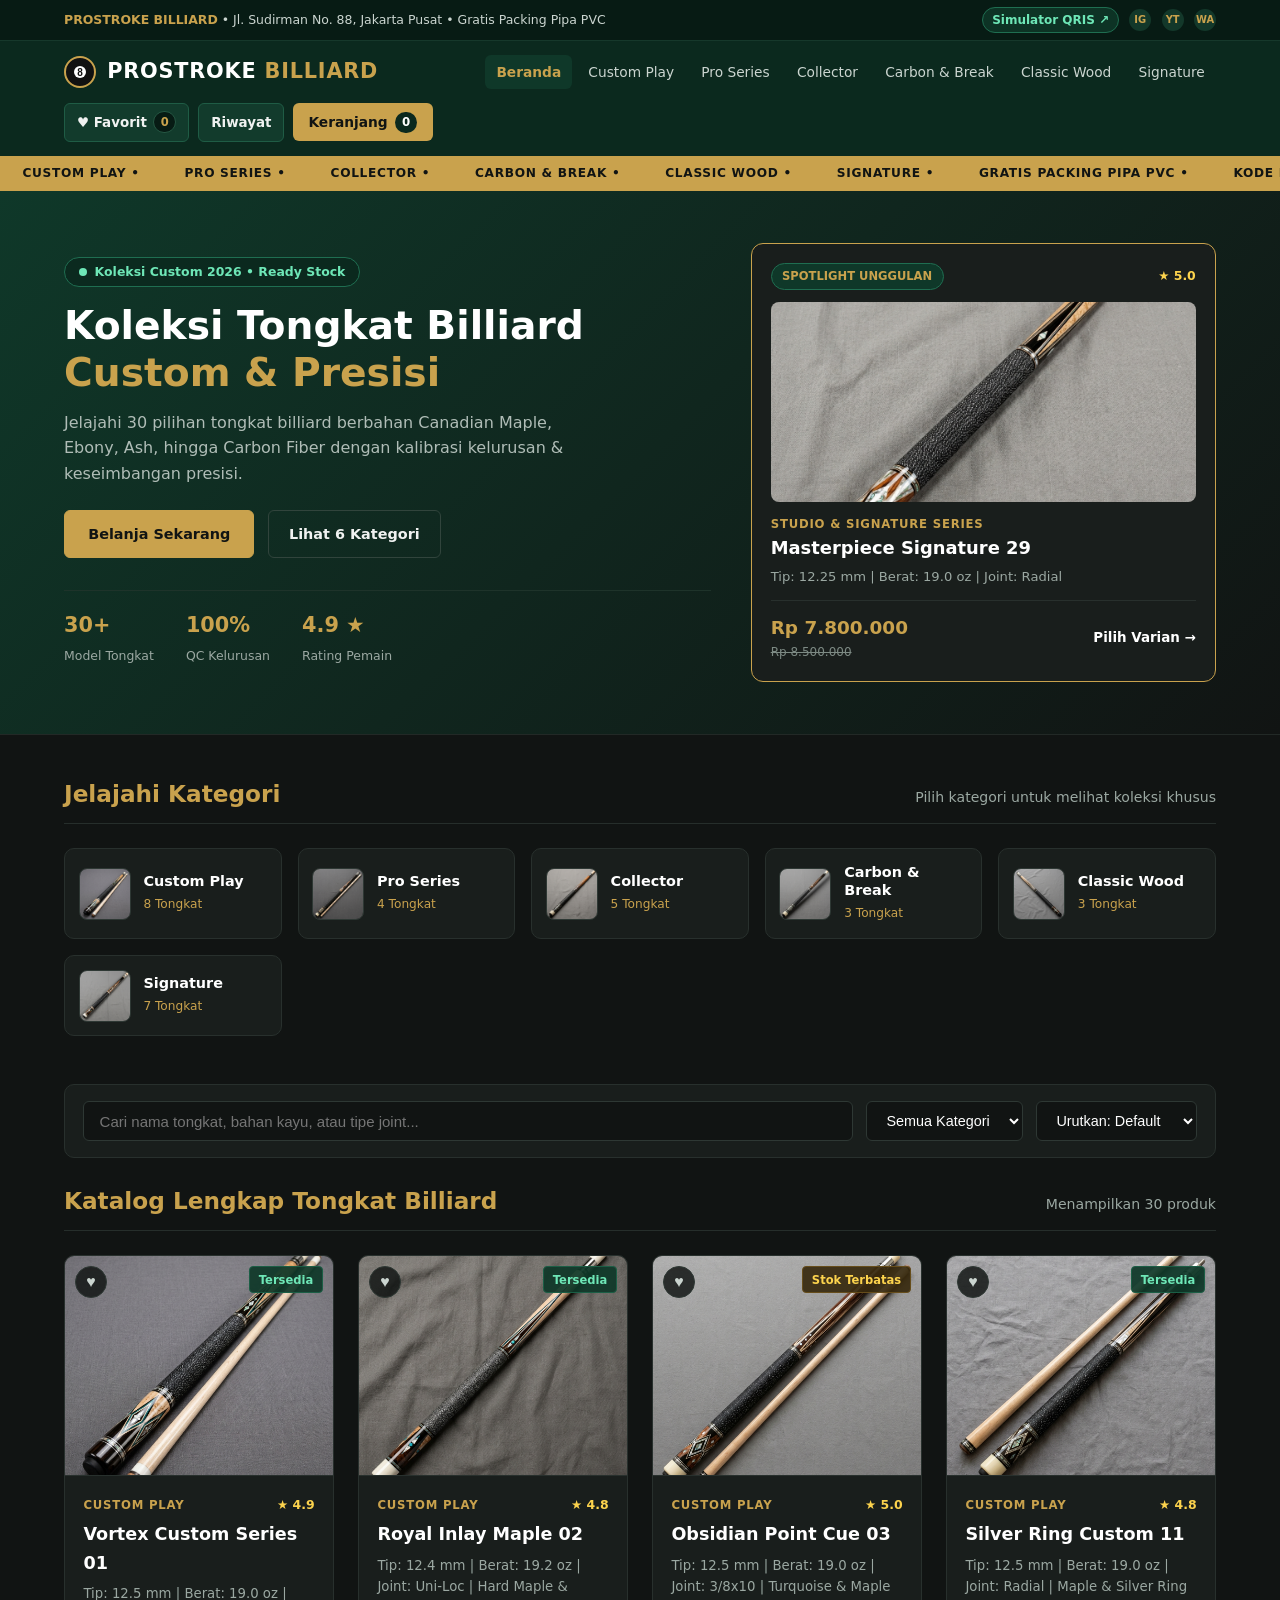
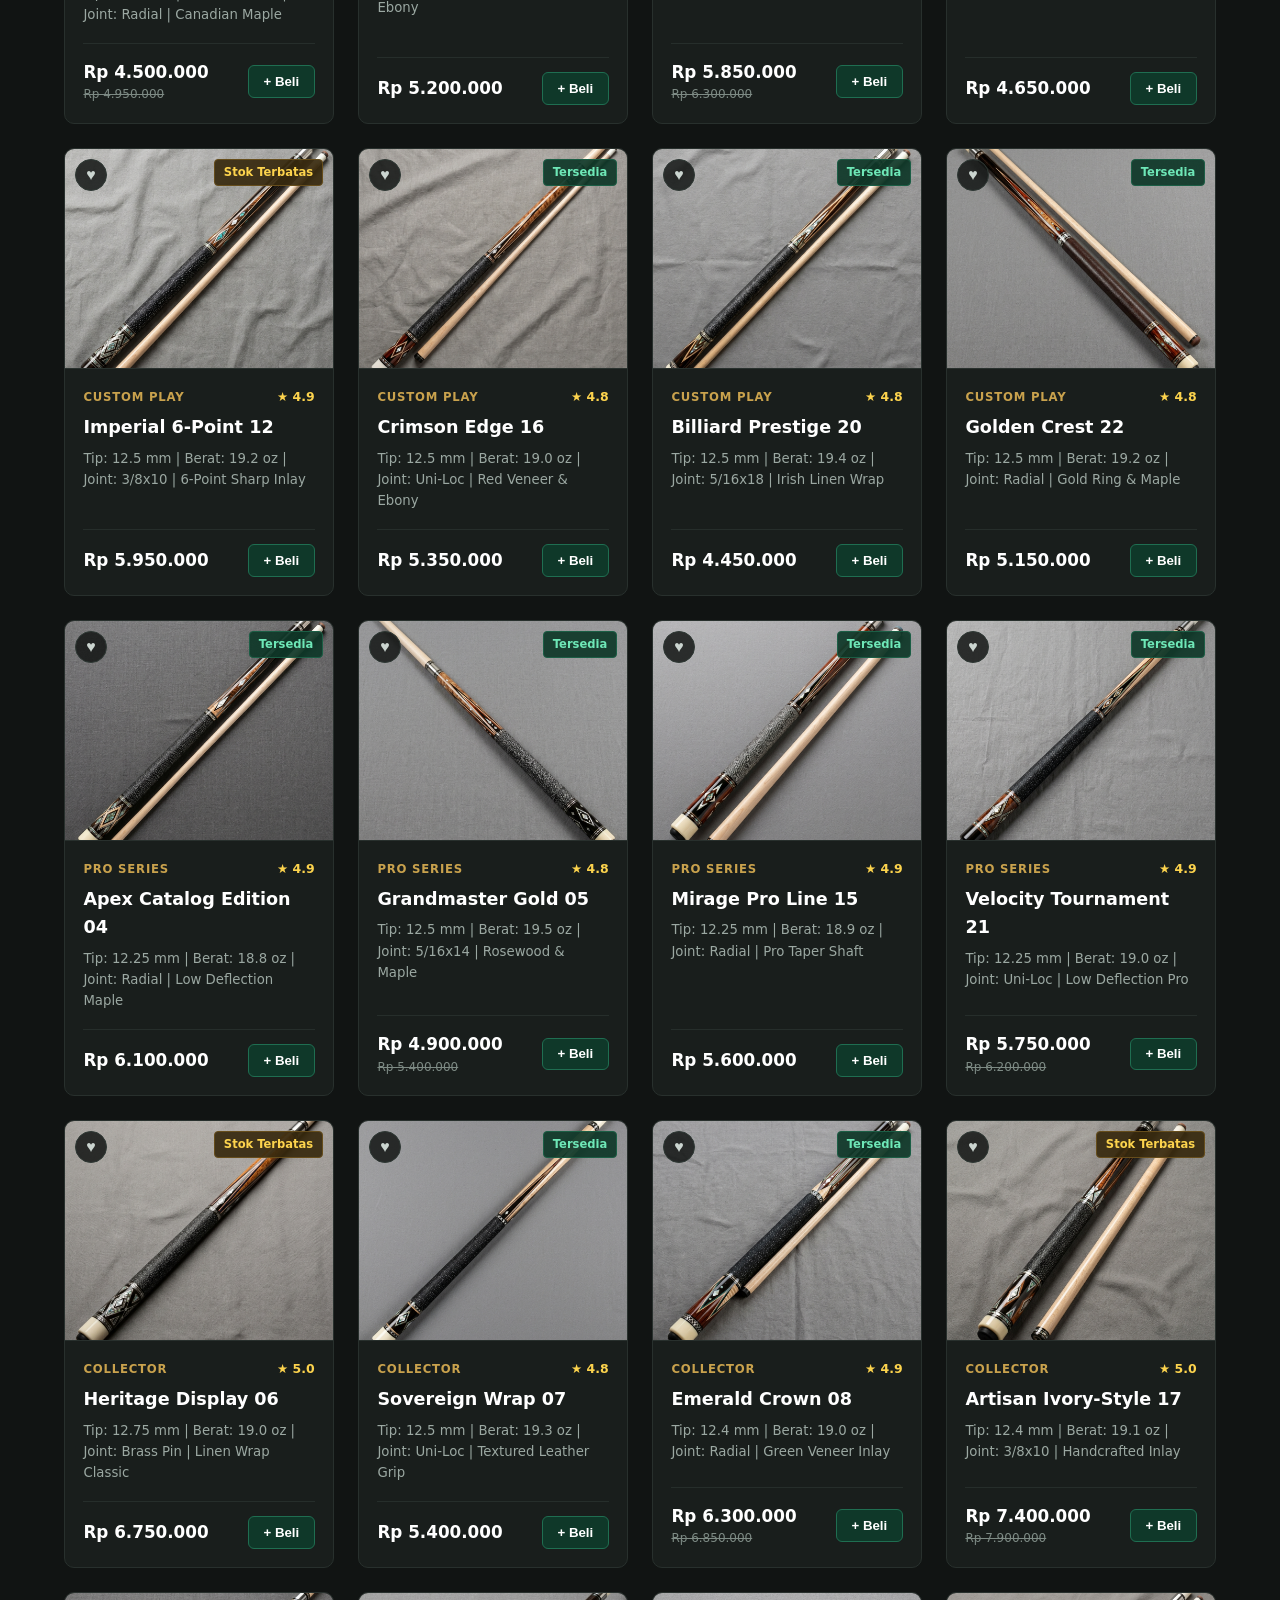
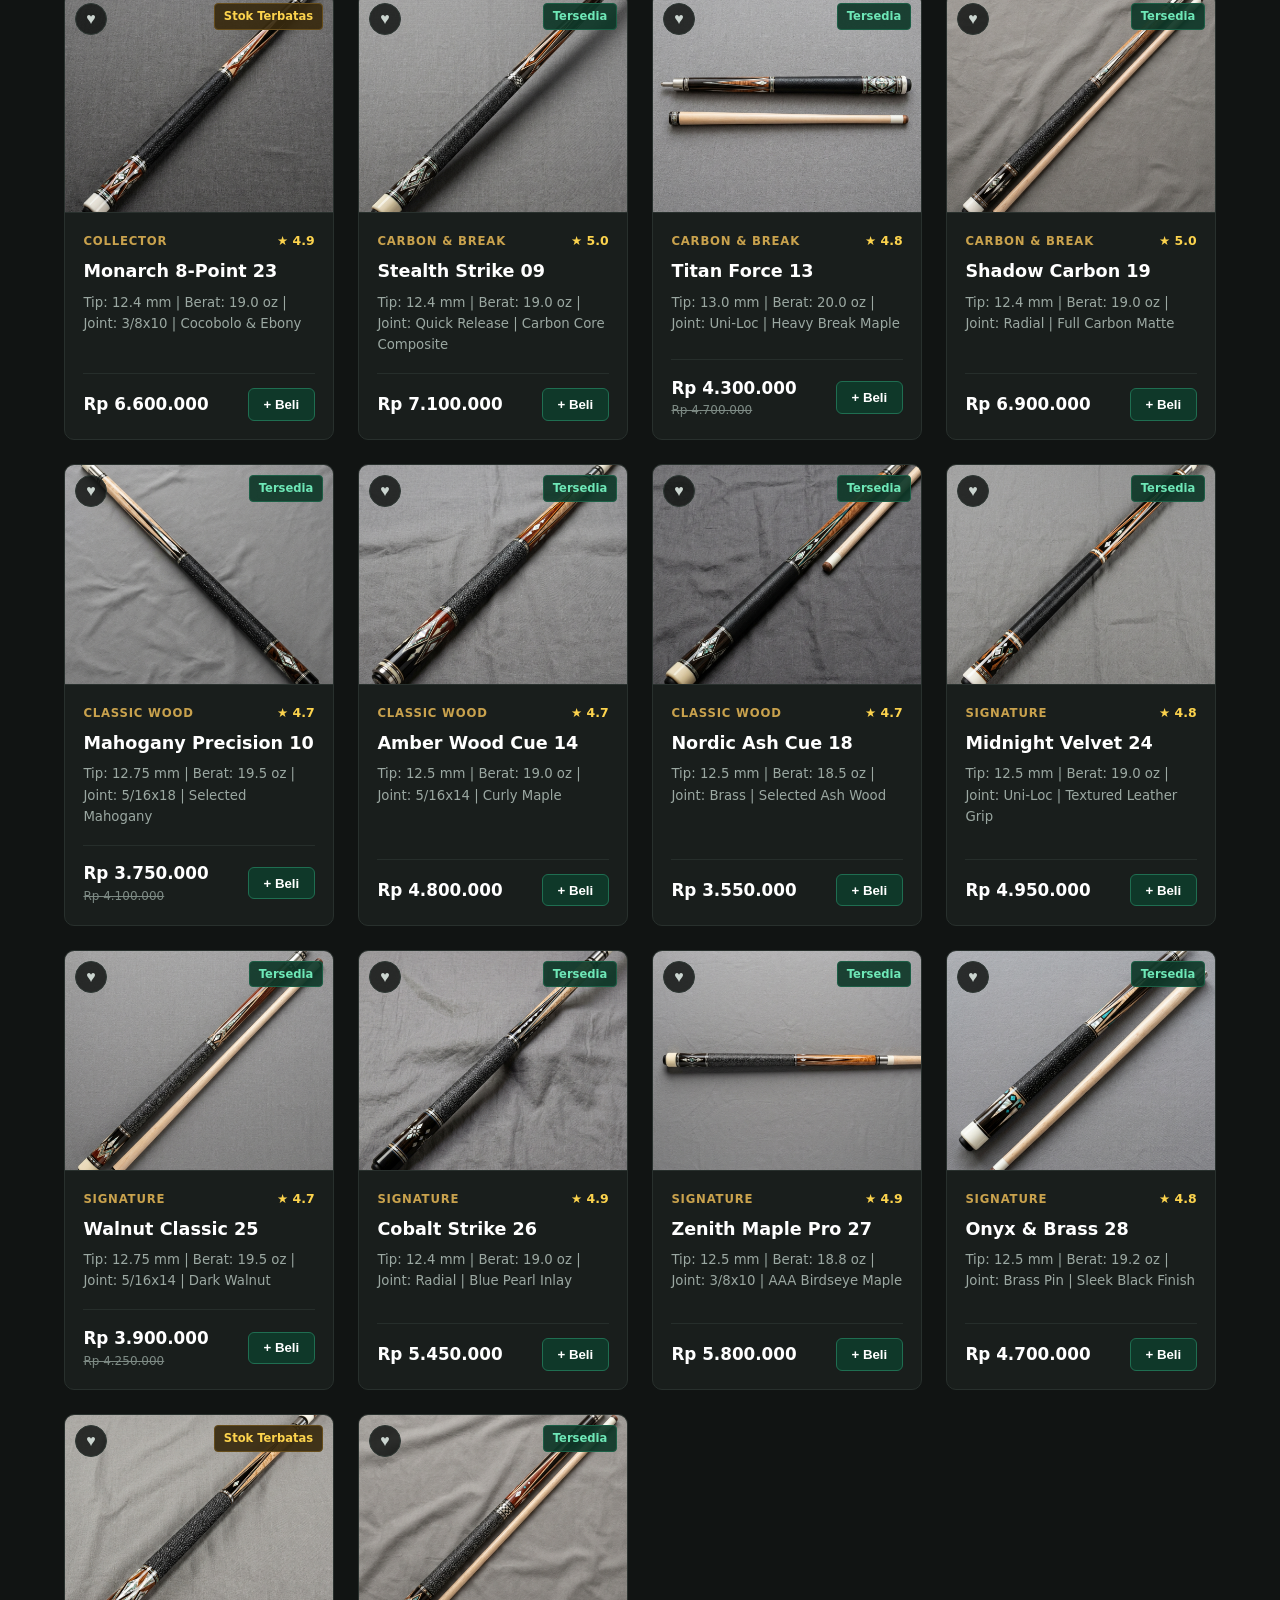
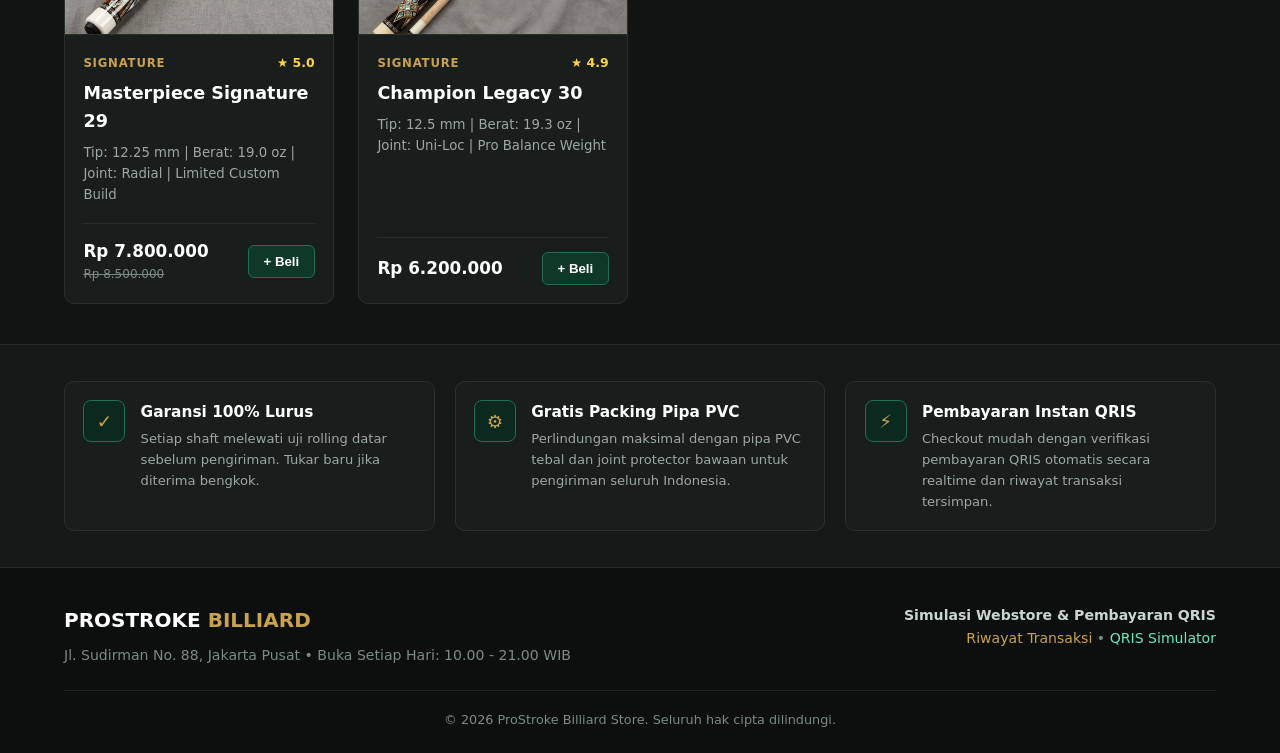
<file: index.html>
<!DOCTYPE html>
<html lang="id">
<head>
  <meta charset="UTF-8">
  <meta name="viewport" content="width=device-width, initial-scale=1.0">
  <title>ProStroke Billiard — Toko &amp; Katalog Tongkat Billiard Custom</title>
  <link rel="stylesheet" href="style.css">
</head>
<body>

  <div id="site-header-root"></div>

  <main id="main-content"></main>

  <div id="site-footer-root"></div>

  <script src="app.js"></script>
  <script>
    (function () {
      const store = window.PSStore;
      const params = new URLSearchParams(window.location.search);
      const kategoriParam = params.get("kategori");
      const produkParam = parseInt(params.get("produk"), 10);
      const favoritParam = params.get("favorit");

      const allCues = store.getAllCues();
      const activeCue = !isNaN(produkParam) ? allCues.find(function (c) { return c.id === produkParam; }) : null;
      const activeCat = activeCue
        ? store.kategoriBilliard.find(function (k) { return k.id === activeCue.kategoriId; })
        : store.kategoriBilliard.find(function (k) { return k.id === kategoriParam; });

      if (activeCue) {
        store.renderHeader("kategori", activeCue.kategoriId);
      } else if (activeCat) {
        store.renderHeader("kategori", activeCat.id);
      } else if (favoritParam === "1") {
        store.renderHeader("favorit");
      } else {
        store.renderHeader("home");
      }
      store.renderFooter();

      function getQtyInCartByCueId(cueId) {
        return store.getCart().reduce(function (sum, item) {
          return item.id === cueId ? sum + item.qty : sum;
        }, 0);
      }

      function renderCueCard(cue) {
        const favs = store.getFavorites();
        const isFav = favs.includes(cue.id);
        const badgeClass = cue.limited ? "stock-pill limited" : "stock-pill";
        const imgSrc = store.getImageUrl(cue.image);
        const specsText = "Tip: " + cue.tip + " | Berat: " + cue.weight + " | Joint: " + cue.joint + " | " + cue.material;
        const inCart = getQtyInCartByCueId(cue.id);
        const btnLabel = inCart > 0 ? "+ Tambah (" + inCart + ")" : "+ Beli";

        return (
          '<article class="product-card">' +
          '  <a class="product-media" href="index.html?produk=' + cue.id + '">' +
          '    <img src="' + store.escapeHtml(imgSrc) + '" alt="' + store.escapeHtml(cue.name) + '" loading="lazy" onerror="PSStore.handleImgError(this, \'' + store.escapeHtml(cue.image) + '\')">' +
          '    <button class="fav-btn ' + (isFav ? "active" : "") + '" type="button" title="Simpan ke Favorit" data-fav-id="' + cue.id + '">&#9829;</button>' +
          '    <span class="' + badgeClass + '">' + store.escapeHtml(cue.status) + '</span>' +
          '  </a>' +
          '  <div class="product-body">' +
          '    <div class="meta-row">' +
          '      <span class="cat-label">' + store.escapeHtml(cue.kategoriNama) + '</span>' +
          '      <span class="rating-label">&#9733; ' + cue.rating.toFixed(1) + '</span>' +
          '    </div>' +
          '    <a class="product-title-link" href="index.html?produk=' + cue.id + '">' + store.escapeHtml(cue.name) + '</a>' +
          '    <p class="product-specs">' + store.escapeHtml(specsText) + '</p>' +
          '    <div class="product-foot">' +
          '      <div class="price-now">' +
          '        ' + store.formatRupiah(cue.price) +
          (cue.oldPrice ? '<span class="price-old">' + store.formatRupiah(cue.oldPrice) + '</span>' : '') +
          '      </div>' +
          '      <button class="add-btn" type="button" data-quick-add="' + cue.id + '">' + btnLabel + '</button>' +
          '    </div>' +
          '  </div>' +
          '</article>'
        );
      }

      // 1. Home View
      function renderHomeView(container) {
        const spotlight = allCues.find(function (c) { return c.id === 29; }) || allCues[0];

        const categoryCardsHTML = store.kategoriBilliard.map(function (kat) {
          const cover = kat.cue[0];
          return (
            '<a class="cat-card" href="index.html?kategori=' + kat.id + '">' +
            '  <div class="cat-thumb">' +
            '    <img src="' + store.escapeHtml(store.getImageUrl(cover.image)) + '" alt="' + store.escapeHtml(kat.namaNav) + '" onerror="PSStore.handleImgError(this, \'' + store.escapeHtml(cover.image) + '\')">' +
            '  </div>' +
            '  <div>' +
            '    <h3>' + store.escapeHtml(kat.namaNav) + '</h3>' +
            '    <span>' + kat.cue.length + ' Tongkat</span>' +
            '  </div>' +
            '</a>'
          );
        }).join("");

        const categoryOptions = store.kategoriBilliard.map(function (k) {
          return '<option value="' + k.id + '">' + store.escapeHtml(k.namaNav) + '</option>';
        }).join("");

        container.innerHTML =
          '<section class="hero">' +
          '  <div class="container hero-grid">' +
          '    <div>' +
          '      <div class="hero-badge"><span class="hero-dot"></span> Koleksi Custom 2026 &bull; Ready Stock</div>' +
          '      <h1>Koleksi Tongkat Billiard <span>Custom &amp; Presisi</span></h1>' +
          '      <p class="hero-desc">Jelajahi 30 pilihan tongkat billiard berbahan Canadian Maple, Ebony, Ash, hingga Carbon Fiber dengan kalibrasi kelurusan &amp; keseimbangan presisi.</p>' +
          '      <div class="hero-actions">' +
          '        <a href="#katalog" class="btn-gold">Belanja Sekarang</a>' +
          '        <a href="#kategori" class="btn-outline">Lihat 6 Kategori</a>' +
          '      </div>' +
          '      <div class="hero-stats">' +
          '        <div class="stat-item"><strong>30+</strong><span>Model Tongkat</span></div>' +
          '        <div class="stat-item"><strong>100%</strong><span>QC Kelurusan</span></div>' +
          '        <div class="stat-item"><strong>4.9 &#9733;</strong><span>Rating Pemain</span></div>' +
          '      </div>' +
          '    </div>' +
          '    <a class="spotlight-card" href="index.html?produk=' + spotlight.id + '">' +
          '      <div class="spotlight-head">' +
          '        <span class="spotlight-tag">Spotlight Unggulan</span>' +
          '        <span class="rating-label">&#9733; ' + spotlight.rating.toFixed(1) + '</span>' +
          '      </div>' +
          '      <div class="spotlight-img">' +
          '        <img src="' + store.escapeHtml(store.getImageUrl(spotlight.image)) + '" alt="' + store.escapeHtml(spotlight.name) + '" onerror="PSStore.handleImgError(this, \'' + store.escapeHtml(spotlight.image) + '\')">' +
          '      </div>' +
          '      <div class="cat-label">' + store.escapeHtml(spotlight.kategoriJudul) + '</div>' +
          '      <div class="spotlight-title">' + store.escapeHtml(spotlight.name) + '</div>' +
          '      <div class="spotlight-specs">Tip: ' + spotlight.tip + ' | Berat: ' + spotlight.weight + ' | Joint: ' + spotlight.joint + '</div>' +
          '      <div class="spotlight-foot">' +
          '        <div>' +
          '          <strong style="color:#c9a24d; font-size:1.15rem;">' + store.formatRupiah(spotlight.price) + '</strong>' +
          (spotlight.oldPrice ? '<span class="price-old">' + store.formatRupiah(spotlight.oldPrice) + '</span>' : '') +
          '        </div>' +
          '        <span style="font-size:0.84rem; font-weight:700; color:#ffffff;">Pilih Varian &rarr;</span>' +
          '      </div>' +
          '    </a>' +
          '  </div>' +
          '</section>' +
          '<section class="section-block" id="kategori">' +
          '  <div class="container">' +
          '    <div class="section-header">' +
          '      <h2>Jelajahi Kategori</h2>' +
          '      <span>Pilih kategori untuk melihat koleksi khusus</span>' +
          '    </div>' +
          '    <div class="category-grid">' + categoryCardsHTML + '</div>' +
          '  </div>' +
          '</section>' +
          '<section class="section-block" id="katalog" style="padding-top:0.5rem;">' +
          '  <div class="container">' +
          '    <div class="controls-bar">' +
          '      <input type="text" id="search-input" class="search-input" placeholder="Cari nama tongkat, bahan kayu, atau tipe joint...">' +
          '      <select id="category-filter" class="filter-select">' +
          '        <option value="all">Semua Kategori</option>' +
          '        ' + categoryOptions +
          '      </select>' +
          '      <select id="sort-filter" class="filter-select">' +
          '        <option value="default">Urutkan: Default</option>' +
          '        <option value="price-asc">Harga: Terendah</option>' +
          '        <option value="price-desc">Harga: Tertinggi</option>' +
          '        <option value="rating-desc">Rating Tertinggi</option>' +
          '      </select>' +
          '    </div>' +
          '    <div class="section-header">' +
          '      <h2>Katalog Lengkap Tongkat Billiard</h2>' +
          '      <span id="product-count">Menampilkan ' + allCues.length + ' produk</span>' +
          '    </div>' +
          '    <div class="catalog-grid" id="catalog-container"></div>' +
          '  </div>' +
          '</section>';

        const searchInput = document.getElementById("search-input");
        const catSelect = document.getElementById("category-filter");
        const sortSelect = document.getElementById("sort-filter");

        function refreshCatalog() {
          const q = searchInput.value.toLowerCase().trim();
          const cat = catSelect.value;
          const sort = sortSelect.value;

          let filtered = allCues.filter(function (c) {
            const matchCat = cat === "all" || c.kategoriId === cat;
            const matchText =
              c.name.toLowerCase().includes(q) ||
              c.material.toLowerCase().includes(q) ||
              c.joint.toLowerCase().includes(q) ||
              c.kategoriNama.toLowerCase().includes(q);
            return matchCat && matchText;
          });

          if (sort === "price-asc") filtered.sort(function (a, b) { return a.price - b.price; });
          if (sort === "price-desc") filtered.sort(function (a, b) { return b.price - a.price; });
          if (sort === "rating-desc") filtered.sort(function (a, b) { return b.rating - a.rating; });

          document.getElementById("product-count").textContent = "Menampilkan " + filtered.length + " produk";
          const grid = document.getElementById("catalog-container");
          grid.innerHTML = filtered.length
            ? filtered.map(renderCueCard).join("")
            : '<p style="color:#9ba8a2;">Produk tidak ditemukan. Coba kata kunci lain.</p>';
        }

        searchInput.addEventListener("input", refreshCatalog);
        catSelect.addEventListener("change", refreshCatalog);
        sortSelect.addEventListener("change", refreshCatalog);
        refreshCatalog();

        store.onRealtimeUpdate(function () {
          refreshCatalog();
        });
      }

      // 2. Category View
      function renderCategoryView(container, katObj) {
        const cues = allCues.filter(function (c) { return c.kategoriId === katObj.id; });
        document.title = katObj.judul + " — ProStroke Billiard";

        function draw() {
          container.innerHTML =
            '<section class="page-banner">' +
            '  <div class="container">' +
            '    <h1>' + store.escapeHtml(katObj.judul) + '</h1>' +
            '    <div class="breadcrumb">' +
            '      <a href="index.html">Beranda</a>' +
            '      <span>/</span>' +
            '      <span>Kategori</span>' +
            '      <span>/</span>' +
            '      <strong style="color:#ffffff;">' + store.escapeHtml(katObj.namaNav) + '</strong>' +
            '    </div>' +
            '  </div>' +
            '</section>' +
            '<section class="section-block">' +
            '  <div class="container">' +
            '    <div class="cat-intro-box">' +
            '      <p><strong>Tentang ' + store.escapeHtml(katObj.namaNav) + ':</strong> ' + store.escapeHtml(katObj.deskripsi) + '</p>' +
            '      <span class="pill-count">' + cues.length + ' Model Tersedia</span>' +
            '    </div>' +
            '    <div class="catalog-grid">' + cues.map(renderCueCard).join("") + '</div>' +
            '  </div>' +
            '</section>';
        }
        draw();
        store.onRealtimeUpdate(draw);
      }

      // 3. Favorites View
      function renderFavoritesView(container) {
        document.title = "Daftar Favorit — ProStroke Billiard";

        function draw() {
          const favIds = store.getFavorites();
          const favCues = allCues.filter(function (c) { return favIds.includes(c.id); });

          container.innerHTML =
            '<section class="page-banner">' +
            '  <div class="container">' +
            '    <h1>Tongkat Favorit Anda</h1>' +
            '    <div class="breadcrumb">' +
            '      <a href="index.html">Beranda</a>' +
            '      <span>/</span>' +
            '      <strong style="color:#ffffff;">Favorit</strong>' +
            '    </div>' +
            '  </div>' +
            '</section>' +
            '<section class="section-block">' +
            '  <div class="container">' +
            '    <div class="section-header">' +
            '      <h2>Koleksi Tersimpan</h2>' +
            '      <span>' + favCues.length + ' produk favorit</span>' +
            '    </div>' +
            (favCues.length
              ? '<div class="catalog-grid">' + favCues.map(renderCueCard).join("") + '</div>'
              : '<div class="panel empty-state">' +
                '  <h3>Belum ada tongkat favorit</h3>' +
                '  <p>Klik ikon hati (&#9829;) pada kartu produk di katalog untuk menyimpannya di sini.</p>' +
                '  <a href="index.html" class="btn-gold">Jelajahi Katalog</a>' +
                '</div>') +
            '  </div>' +
            '</section>';
        }
        draw();
        store.onRealtimeUpdate(draw);
      }

      // 4. Product Detail View
      function renderProductDetailView(container, cue) {
        document.title = cue.name + " — ProStroke Billiard";
        const related = allCues.filter(function (c) {
          return c.id !== cue.id && c.kategoriId === cue.kategoriId;
        }).slice(0, 4);

        let selectedTip = cue.tip;
        let selectedWeight = cue.weight;
        let selectedPkgName = "Standard Softcase";
        let selectedPkgExtra = 0;
        let detailQty = 1;

        container.innerHTML =
          '<section class="page-banner">' +
          '  <div class="container">' +
          '    <h1>Detail Tongkat Billiard</h1>' +
          '    <div class="breadcrumb">' +
          '      <a href="index.html">Beranda</a>' +
          '      <span>/</span>' +
          '      <a href="index.html?kategori=' + cue.kategoriId + '">' + store.escapeHtml(cue.kategoriNama) + '</a>' +
          '      <span>/</span>' +
          '      <strong style="color:#ffffff;">' + store.escapeHtml(cue.name) + '</strong>' +
          '    </div>' +
          '  </div>' +
          '</section>' +
          '<section class="section-block">' +
          '  <div class="container">' +
          '    <div class="detail-grid">' +
          '      <div>' +
          '        <div class="detail-gallery">' +
          '          <img src="' + store.escapeHtml(store.getImageUrl(cue.image)) + '" alt="' + store.escapeHtml(cue.name) + '" onerror="PSStore.handleImgError(this, \'' + store.escapeHtml(cue.image) + '\')">' +
          '        </div>' +
          '        <div class="detail-spec-row">' +
          '          <div class="spec-mini"><span>Diameter Tip</span><strong>' + store.escapeHtml(cue.tip) + '</strong></div>' +
          '          <div class="spec-mini"><span>Berat Standar</span><strong>' + store.escapeHtml(cue.weight) + '</strong></div>' +
          '          <div class="spec-mini"><span>Tipe Joint</span><strong>' + store.escapeHtml(cue.joint) + '</strong></div>' +
          '        </div>' +
          '      </div>' +
          '      <div>' +
          '        <span class="cat-label">' + store.escapeHtml(cue.kategoriJudul) + '</span>' +
          '        <h2 class="detail-title">' + store.escapeHtml(cue.name) + '</h2>' +
          '        <div style="display:flex; gap:1rem; font-size:0.86rem; margin-bottom:0.5rem;">' +
          '          <span class="rating-label">&#9733; ' + cue.rating.toFixed(1) + ' (Terverifikasi)</span>' +
          '          <span style="color:#6ee7b7; font-weight:600;">&bull; ' + store.escapeHtml(cue.status) + '</span>' +
          '        </div>' +
          '        <div class="detail-price-wrap">' +
          '          <span class="detail-price-now" id="detail-price-now">' + store.formatRupiah(cue.price) + '</span>' +
          (cue.oldPrice ? '<span class="price-old" id="detail-price-old" style="font-size:1rem;">' + store.formatRupiah(cue.oldPrice) + '</span>' : '') +
          '        </div>' +
          '        <p style="color:#cbd5d0; font-size:0.95rem; margin-bottom:1.25rem;">' +
          '          ' + store.escapeHtml(cue.name) + ' menggunakan material <strong>' + store.escapeHtml(cue.material) + '</strong> dengan tipe joint <strong>' + store.escapeHtml(cue.joint) + '</strong>. Didesain untuk menghasilkan akurasi pukulan tinggi, getaran minimal, dan kontrol bola putih yang presisi.' +
          '        </p>' +
          '        <div class="variant-block">' +
          '          <span class="variant-label">Pilih Diameter Tip:</span>' +
          '          <div class="chip-row" id="tip-chips"></div>' +
          '        </div>' +
          '        <div class="variant-block">' +
          '          <span class="variant-label">Pilih Berat (oz):</span>' +
          '          <div class="chip-row" id="weight-chips"></div>' +
          '        </div>' +
          '        <div class="variant-block">' +
          '          <span class="variant-label">Paket Proteksi &amp; Aksesoris:</span>' +
          '          <div class="chip-row" id="pkg-chips"></div>' +
          '        </div>' +
          '        <div class="detail-actions">' +
          '          <div class="qty-stepper">' +
          '            <button type="button" id="qty-minus">&minus;</button>' +
          '            <span id="detail-qty">1</span>' +
          '            <button type="button" id="qty-plus">+</button>' +
          '          </div>' +
          '          <button class="btn-gold" type="button" id="detail-add-btn" style="flex:1;">+ Tambah ke Keranjang</button>' +
          '          <button class="btn-green-lg" type="button" id="detail-buy-btn">Beli Sekarang &rarr;</button>' +
          '        </div>' +
          '        <div class="detail-notice">' +
          '          <strong>Garansi ProStroke:</strong> Gratis Joint Protector + Packing Pipa PVC Tebal. Garansi tukar baru bila shaft diterima dalam kondisi bengkok.' +
          '        </div>' +
          '      </div>' +
          '    </div>' +
          '    <div class="tabs-card">' +
          '      <div class="tabs-head">' +
          '        <button class="tab-btn active" type="button" data-tab="desc">Deskripsi &amp; Keunggulan</button>' +
          '        <button class="tab-btn" type="button" data-tab="specs">Spesifikasi Teknis</button>' +
          '        <button class="tab-btn" type="button" data-tab="care">Panduan Perawatan</button>' +
          '      </div>' +
          '      <div class="tab-panel active" id="tab-desc">' +
          '        <p>' + store.escapeHtml(cue.kategoriDeskripsi) + '</p>' +
          '        <ul class="checklist">' +
          '          <li>Titik keseimbangan (balance point) terkalibrasi ideal untuk kontrol cue ball.</li>' +
          '          <li>Grip ergonomis anti-selip saat bermain dalam durasi lama.</li>' +
          '          <li>Sudah melalui uji rolling datar sebelum dikemas.</li>' +
          '        </ul>' +
          '      </div>' +
          '      <div class="tab-panel" id="tab-specs">' +
          '        <ul class="checklist">' +
          '          <li>Material Utama: ' + store.escapeHtml(cue.material) + '</li>' +
          '          <li>Diameter Tip Bawaan: ' + store.escapeHtml(cue.tip) + '</li>' +
          '          <li>Berat Standar: ' + store.escapeHtml(cue.weight) + '</li>' +
          '          <li>Konektor / Joint: ' + store.escapeHtml(cue.joint) + '</li>' +
          '          <li>Panjang Standar: 58 Inch (147 cm) 2-Piece</li>' +
          '        </ul>' +
          '      </div>' +
          '      <div class="tab-panel" id="tab-care">' +
          '        <ul class="checklist">' +
          '          <li>Simpan tongkat dalam kondisi lurus (digantung vertikal atau masuk hardcase).</li>' +
          '          <li>Hindari suhu panas berlebih seperti bagasi mobil di siang hari.</li>' +
          '          <li>Lap shaft menggunakan kain microfiber kering setelah bermain.</li>' +
          '        </ul>' +
          '      </div>' +
          '    </div>' +
          '    <div class="section-header">' +
          '      <h2>Produk Terkait di ' + store.escapeHtml(cue.kategoriNama) + '</h2>' +
          '      <a href="index.html?kategori=' + cue.kategoriId + '" style="color:#c9a24d; text-decoration:none; font-size:0.88rem;">Lihat Semua &rarr;</a>' +
          '    </div>' +
          '    <div class="catalog-grid">' + related.map(renderCueCard).join("") + '</div>' +
          '  </div>' +
          '</section>';

        const tipOptions = ["12.25 mm", "12.5 mm", "12.75 mm"];
        if (!tipOptions.includes(cue.tip)) tipOptions.push(cue.tip);
        const weightOptions = ["18.5 oz", "19.0 oz", "19.5 oz"];
        if (!weightOptions.includes(cue.weight)) weightOptions.push(cue.weight);
        const pkgOptions = [
          { name: "Standard Softcase", label: "Standard Softcase (+Rp 0)", extra: 0 },
          { name: "Hardcase & Chalk", label: "+ Hardcase & Chalk (+Rp 250.000)", extra: 250000 }
        ];

        function renderChips() {
          document.getElementById("tip-chips").innerHTML = tipOptions.map(function (t) {
            return '<button type="button" class="chip ' + (selectedTip === t ? "active" : "") + '" data-tip="' + t + '">' + t + "</button>";
          }).join("");
          document.getElementById("weight-chips").innerHTML = weightOptions.map(function (w) {
            return '<button type="button" class="chip ' + (selectedWeight === w ? "active" : "") + '" data-weight="' + w + '">' + w + "</button>";
          }).join("");
          document.getElementById("pkg-chips").innerHTML = pkgOptions.map(function (p) {
            return '<button type="button" class="chip ' + (selectedPkgName === p.name ? "active" : "") + '" data-pkg="' + p.name + '" data-extra="' + p.extra + '">' + p.label + "</button>";
          }).join("");

          document.getElementById("detail-price-now").textContent = store.formatRupiah(cue.price + selectedPkgExtra);
          const oldEl = document.getElementById("detail-price-old");
          if (oldEl && cue.oldPrice) {
            oldEl.textContent = store.formatRupiah(cue.oldPrice + selectedPkgExtra);
          }
        }

        document.getElementById("tip-chips").addEventListener("click", function (e) {
          if (e.target.dataset.tip) { selectedTip = e.target.dataset.tip; renderChips(); }
        });
        document.getElementById("weight-chips").addEventListener("click", function (e) {
          if (e.target.dataset.weight) { selectedWeight = e.target.dataset.weight; renderChips(); }
        });
        document.getElementById("pkg-chips").addEventListener("click", function (e) {
          if (e.target.dataset.pkg) {
            selectedPkgName = e.target.dataset.pkg;
            selectedPkgExtra = parseInt(e.target.dataset.extra, 10) || 0;
            renderChips();
          }
        });

        document.getElementById("qty-minus").addEventListener("click", function () {
          detailQty = Math.max(1, detailQty - 1);
          document.getElementById("detail-qty").textContent = detailQty;
        });
        document.getElementById("qty-plus").addEventListener("click", function () {
          detailQty += 1;
          document.getElementById("detail-qty").textContent = detailQty;
        });

        document.getElementById("detail-add-btn").addEventListener("click", function () {
          const variant = selectedTip + " / " + selectedWeight + " / " + selectedPkgName;
          store.addToCart(cue.id, detailQty, variant, selectedPkgExtra);
          store.showToast(cue.name + " (" + detailQty + "x) masuk ke keranjang!");
        });

        document.getElementById("detail-buy-btn").addEventListener("click", function () {
          const variant = selectedTip + " / " + selectedWeight + " / " + selectedPkgName;
          store.addToCart(cue.id, detailQty, variant, selectedPkgExtra);
          window.location.href = "cart.html";
        });

        document.querySelectorAll(".tab-btn").forEach(function (btn) {
          btn.addEventListener("click", function () {
            document.querySelectorAll(".tab-btn").forEach(function (b) { b.classList.remove("active"); });
            document.querySelectorAll(".tab-panel").forEach(function (p) { p.classList.remove("active"); });
            btn.classList.add("active");
            document.getElementById("tab-" + btn.dataset.tab).classList.add("active");
          });
        });

        renderChips();
      }

      // Global Card Click Delegation (Quick Add & Favorite Toggle)
      const mainEl = document.getElementById("main-content");
      mainEl.addEventListener("click", function (e) {
        const favBtn = e.target.closest("[data-fav-id]");
        if (favBtn) {
          e.preventDefault();
          e.stopPropagation();
          const id = parseInt(favBtn.getAttribute("data-fav-id"), 10);
          const added = store.toggleFavorite(id);
          store.showToast(added ? "Disimpan ke daftar favorit!" : "Dihapus dari daftar favorit");
          if (favoritParam === "1") {
            renderFavoritesView(mainEl);
          } else {
            favBtn.classList.toggle("active", added);
          }
          return;
        }

        const addBtn = e.target.closest("[data-quick-add]");
        if (addBtn) {
          const id = parseInt(addBtn.getAttribute("data-quick-add"), 10);
          const cue = store.getCueById(id);
          if (!cue) return;
          const variant = cue.tip + " / " + cue.weight + " / Standard Softcase";
          store.addToCart(id, 1, variant, 0);
          store.showToast(cue.name + " ditambahkan ke keranjang!");
          const countNow = getQtyInCartByCueId(id);
          addBtn.textContent = "+ Tambah (" + countNow + ")";
        }
      });

      if (activeCue) {
        renderProductDetailView(mainEl, activeCue);
      } else if (activeCat) {
        renderCategoryView(mainEl, activeCat);
      } else if (favoritParam === "1") {
        renderFavoritesView(mainEl);
      } else {
        renderHomeView(mainEl);
      }
    })();
  </script>
</body>
</html>
</file>
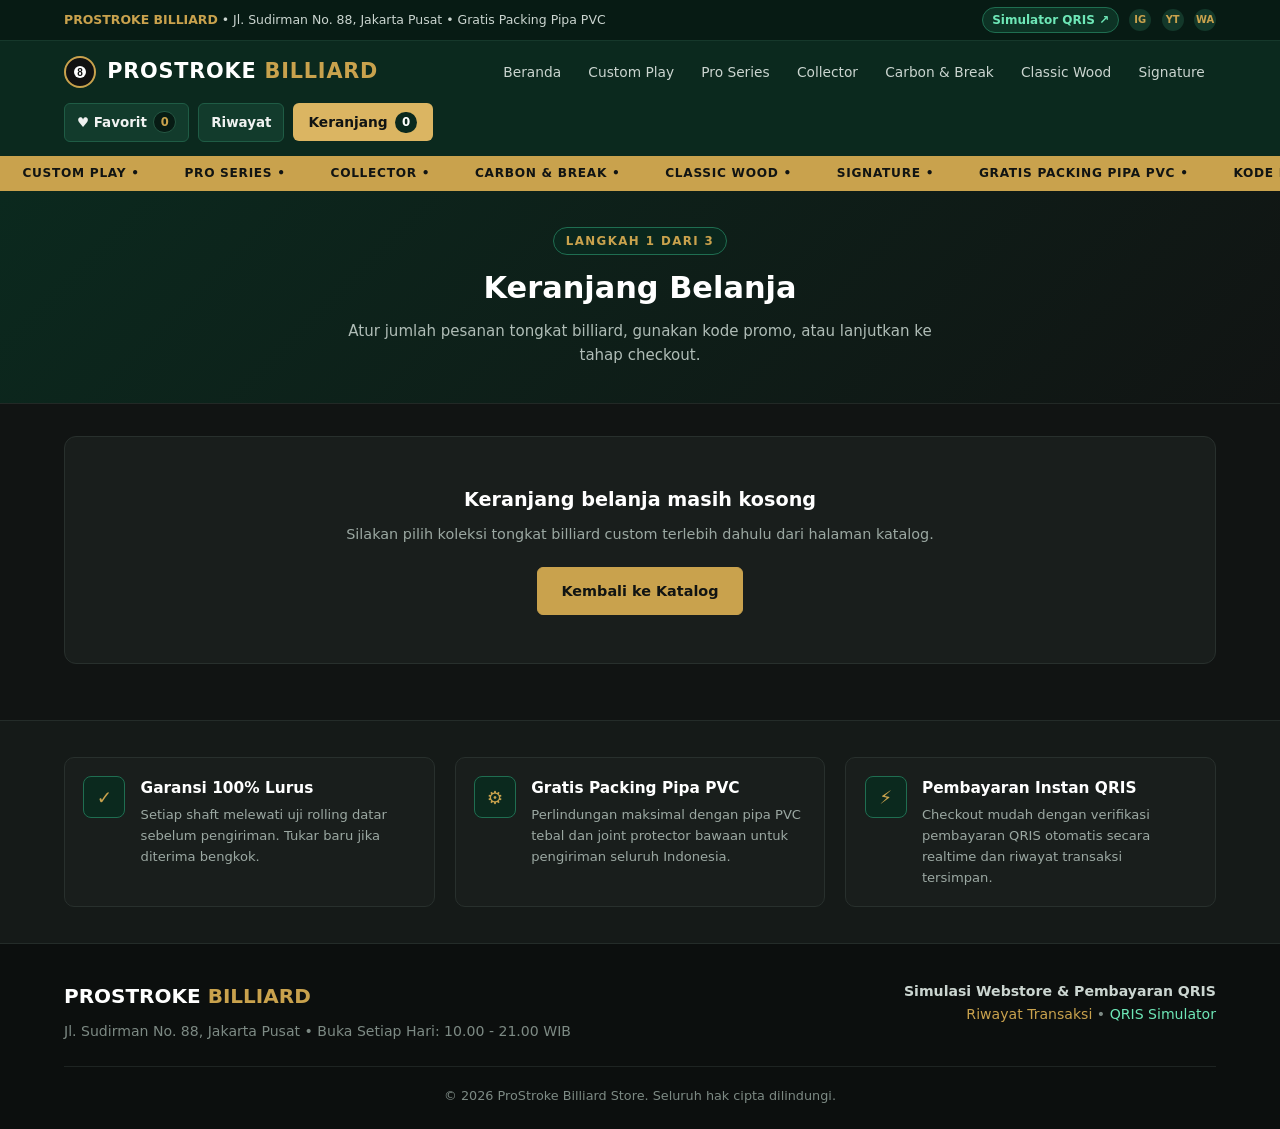
<file: cart.html>
<!DOCTYPE html>
<html lang="id">
<head>
  <meta charset="UTF-8">
  <meta name="viewport" content="width=device-width, initial-scale=1.0">
  <title>Keranjang Belanja — ProStroke Billiard</title>
  <link rel="stylesheet" href="style.css">
</head>
<body>

  <div id="site-header-root"></div>

  <header class="page-banner">
    <div class="container">
      <span class="step-tag">Langkah 1 dari 3</span>
      <h1>Keranjang Belanja</h1>
      <p>Atur jumlah pesanan tongkat billiard, gunakan kode promo, atau lanjutkan ke tahap checkout.</p>
    </div>
  </header>

  <main class="page-container">
    <div id="cart-root"></div>
  </main>

  <div id="site-footer-root"></div>

  <script src="app.js"></script>
  <script>
    (function () {
      const store = window.PSStore;
      store.renderHeader("cart");
      store.renderFooter();

      const root = document.getElementById("cart-root");

      function renderCart() {
        const cart = store.getCart();

        if (cart.length === 0) {
          root.innerHTML =
            '<div class="panel empty-state">' +
            '  <h3>Keranjang belanja masih kosong</h3>' +
            '  <p>Silakan pilih koleksi tongkat billiard custom terlebih dahulu dari halaman katalog.</p>' +
            '  <a href="index.html" class="btn-gold">Kembali ke Katalog</a>' +
            '</div>';
          return;
        }

        const totals = store.getCartTotals(35000);
        const totalQty = store.getCartCount();
        const activePromo = store.getPromoCode();

        const itemsHtml = cart.map(function (item) {
          const itemSubtotal = item.unitPrice * item.qty;
          return (
            '<div class="cart-row-item" data-key="' + store.escapeHtml(item.key) + '">' +
            '  <img class="cart-thumb" src="' + store.escapeHtml(store.getImageUrl(item.image)) + '" alt="' + store.escapeHtml(item.name) + '" onerror="PSStore.handleImgError(this, \'' + store.escapeHtml(item.image) + '\')">' +
            '  <div class="cart-row-info">' +
            '    <h3>' + store.escapeHtml(item.name) + '</h3>' +
            '    <div class="cart-row-meta">Varian: ' + store.escapeHtml(item.variant) + '</div>' +
            '    <div class="cart-row-unit">' + store.formatRupiah(item.unitPrice) + ' / unit</div>' +
            '  </div>' +
            '  <div class="cart-row-actions">' +
            '    <div class="qty-control-box">' +
            '      <button type="button" class="qty-step-btn btn-dec" data-key="' + store.escapeHtml(item.key) + '" aria-label="Kurangi jumlah">&minus;</button>' +
            '      <input type="number" class="qty-num-input" min="1" max="99" value="' + item.qty + '" data-key="' + store.escapeHtml(item.key) + '" aria-label="Jumlah">' +
            '      <button type="button" class="qty-step-btn btn-inc" data-key="' + store.escapeHtml(item.key) + '" aria-label="Tambah jumlah">+</button>' +
            '    </div>' +
            '    <div class="cart-row-subtotal">' + store.formatRupiah(itemSubtotal) + '</div>' +
            '    <button type="button" class="btn-danger-outline btn-sm btn-remove" data-key="' + store.escapeHtml(item.key) + '">Hapus</button>' +
            '  </div>' +
            '</div>'
          );
        }).join("");

        root.innerHTML =
          '<div class="two-col">' +
          '  <section class="panel">' +
          '    <div class="panel-title">' +
          '      <span>Daftar Tongkat (' + totalQty + ' item)</span>' +
          '      <button type="button" class="btn-danger-outline btn-sm" id="btn-clear-cart">Kosongkan Keranjang</button>' +
          '    </div>' +
          '    <div>' + itemsHtml + '</div>' +
          '  </section>' +
          '  <aside class="panel">' +
          '    <div class="panel-title"><span>Ringkasan Belanja</span></div>' +
          '    <div class="promo-row">' +
          '      <input type="text" id="promo-code-input" placeholder="Kode promo (PROSTROKE10)" value="' + store.escapeHtml(activePromo) + '">' +
          '      <button type="button" class="btn-outline btn-sm" id="btn-apply-promo">Pakai</button>' +
          '    </div>' +
          '    <div class="summary-row">' +
          '      <span>Subtotal (' + totalQty + ' item)</span>' +
          '      <strong>' + store.formatRupiah(totals.subtotal) + '</strong>' +
          '    </div>' +
          (totals.discount > 0
            ? '<div class="summary-row discount">' +
              '  <span>Diskon Promo (' + store.escapeHtml(totals.promoCode) + ' 10%)</span>' +
              '  <strong>&minus;' + store.formatRupiah(totals.discount) + '</strong>' +
              '</div>'
            : '') +
          '    <div class="summary-row">' +
          '      <span>Estimasi Kurir Pipa PVC</span>' +
          '      <strong>' + store.formatRupiah(totals.ongkir) + '</strong>' +
          '    </div>' +
          '    <hr class="summary-divider">' +
          '    <div class="summary-total">' +
          '      <span>Grand Total</span>' +
          '      <span>' + store.formatRupiah(totals.grandTotal) + '</span>' +
          '    </div>' +
          '    <a href="checkout.html" class="btn-gold btn-block">Lanjut ke Checkout &rarr;</a>' +
          '    <a href="index.html" class="btn-outline btn-block" style="margin-top:0.65rem;">+ Tambah Tongkat Lainnya</a>' +
          '  </aside>' +
          '</div>';
      }

      root.addEventListener("click", function (e) {
        const decBtn = e.target.closest(".btn-dec");
        if (decBtn) {
          const key = decBtn.getAttribute("data-key");
          const item = store.getCart().find(function (c) { return c.key === key; });
          if (item) {
            if (item.qty <= 1) {
              store.removeFromCart(key);
              store.showToast(item.name + " dihapus dari keranjang");
            } else {
              store.updateCartQty(key, item.qty - 1);
            }
            renderCart();
          }
          return;
        }

        const incBtn = e.target.closest(".btn-inc");
        if (incBtn) {
          const key = incBtn.getAttribute("data-key");
          const item = store.getCart().find(function (c) { return c.key === key; });
          if (item) {
            store.updateCartQty(key, item.qty + 1);
            renderCart();
          }
          return;
        }

        const removeBtn = e.target.closest(".btn-remove");
        if (removeBtn) {
          const key = removeBtn.getAttribute("data-key");
          const item = store.getCart().find(function (c) { return c.key === key; });
          store.removeFromCart(key);
          if (item) store.showToast(item.name + " dihapus dari keranjang");
          renderCart();
          return;
        }

        if (e.target.id === "btn-clear-cart") {
          store.clearCart();
          store.showToast("Keranjang dikosongkan");
          renderCart();
          return;
        }

        if (e.target.id === "btn-apply-promo") {
          const input = document.getElementById("promo-code-input");
          const res = store.applyPromoCode(input ? input.value : "");
          if (res.valid) {
            store.showToast("Kode promo PROSTROKE10 aktif! Diskon 10%.");
          } else {
            store.showToast("Kode promo tidak valid (coba: PROSTROKE10).");
          }
          renderCart();
        }
      });

      root.addEventListener("change", function (e) {
        const input = e.target.closest(".qty-num-input");
        if (!input) return;
        const key = input.getAttribute("data-key");
        const val = parseInt(input.value, 10);
        if (isNaN(val) || val < 1) {
          store.updateCartQty(key, 1);
        } else {
          store.updateCartQty(key, val);
        }
        renderCart();
      });

      store.onRealtimeUpdate(function () {
        renderCart();
      });

      renderCart();
    })();
  </script>
</body>
</html>
</file>
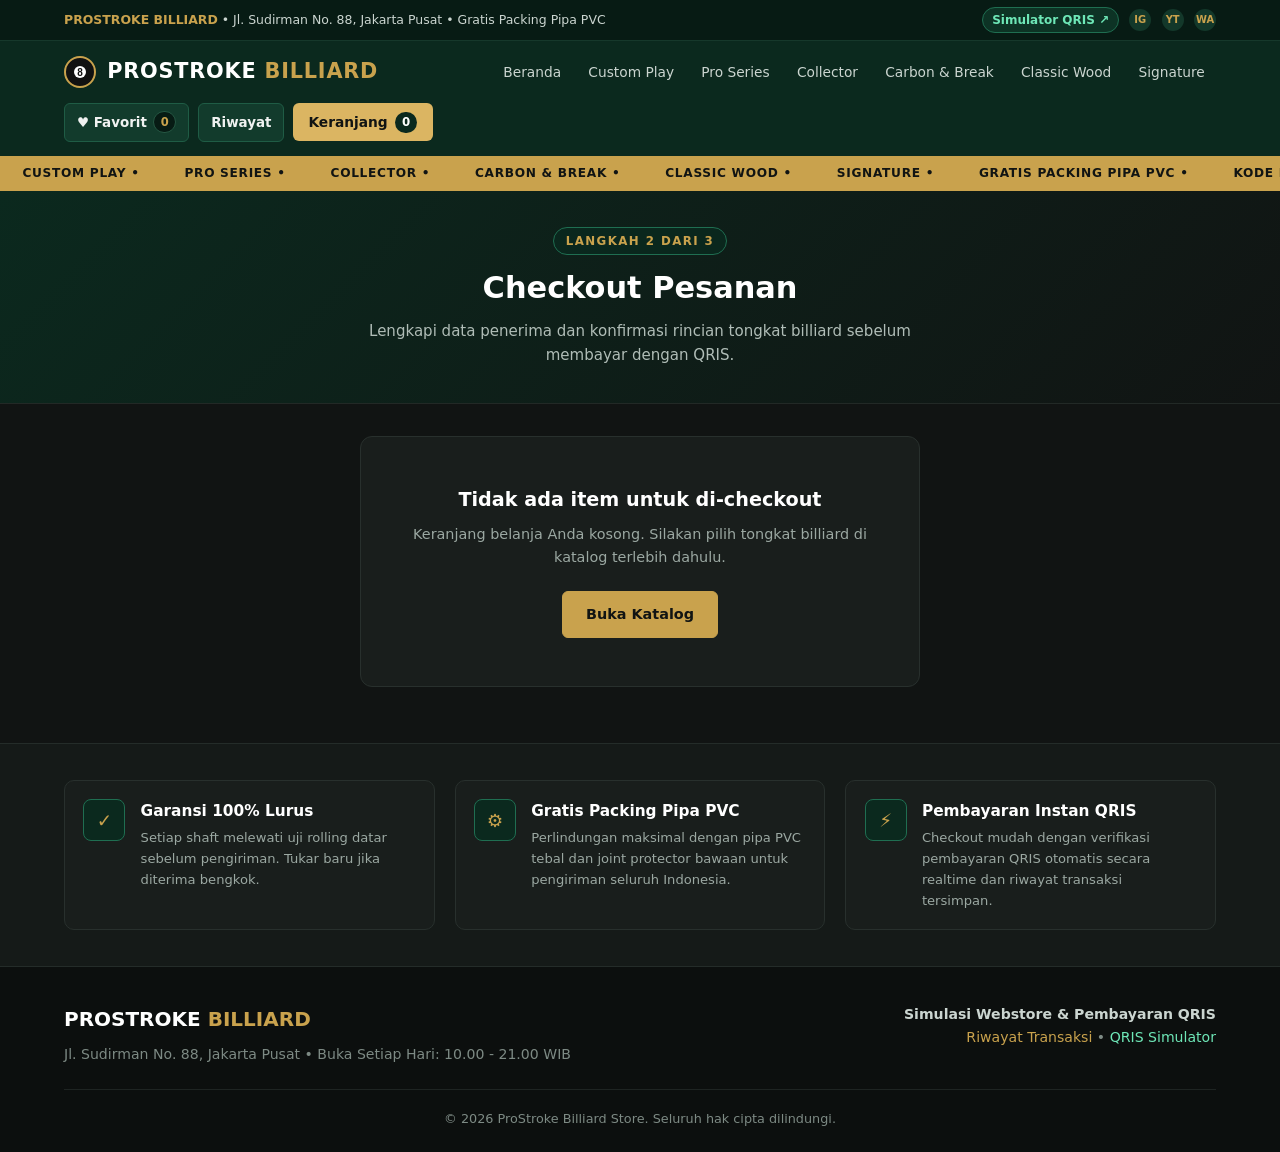
<file: checkout.html>
<!DOCTYPE html>
<html lang="id">
<head>
  <meta charset="UTF-8">
  <meta name="viewport" content="width=device-width, initial-scale=1.0">
  <title>Checkout Pesanan — ProStroke Billiard</title>
  <link rel="stylesheet" href="style.css">
  <style>
    /* Penyesuaian layout agar mengikuti struktur vertikal bersih seperti referensi
       tanpa merusak warna, font, dan variabel dari style.css */
    .checkout-single-wrap {
      max-width: 560px;
      margin: 0 auto;
    }

    .checkout-header-bar {
      display: flex;
      justify-content: space-between;
      align-items: center;
      margin-bottom: 1.25rem;
      padding-bottom: 0.75rem;
      border-bottom: 1px solid rgba(255, 255, 255, 0.08);
      font-size: 0.9rem;
    }

    .checkout-brand-intro {
      display: flex;
      align-items: center;
      gap: 0.9rem;
      margin-bottom: 1.5rem;
    }

    .checkout-brand-badge {
      width: 44px;
      height: 44px;
      border-radius: 10px;
      background: linear-gradient(135deg, #d4af37, #a67c00);
      color: #111;
      font-weight: 800;
      font-size: 0.95rem;
      display: flex;
      align-items: center;
      justify-content: center;
      flex-shrink: 0;
      letter-spacing: -0.5px;
    }

    .checkout-brand-intro h2 {
      margin: 0 0 0.2rem 0;
      font-size: 1.2rem;
    }

    .checkout-brand-intro p {
      margin: 0;
      font-size: 0.85rem;
      color: var(--text-muted, #9ca3af);
    }

    /* Input bertumpuk satu kolom */
    .stack-form .form-group {
      margin-bottom: 1.1rem;
    }

    .stack-form label {
      display: block;
      font-weight: 600;
      margin-bottom: 0.45rem;
      font-size: 0.92rem;
    }

    .stack-form .form-control {
      width: 100%;
      padding: 0.8rem 0.95rem;
      border-radius: 8px;
    }

    /* Input nomor telepon terbagi dua (Kode Negara + Nomor) */
    .phone-split-group {
      display: flex;
      align-items: stretch;
      border-radius: 8px;
      overflow: hidden;
      border: 1px solid rgba(255, 255, 255, 0.15);
      background: rgba(255, 255, 255, 0.03);
    }

    .phone-country-box {
      display: flex;
      align-items: center;
      gap: 0.45rem;
      padding: 0 0.85rem;
      border-right: 1px solid rgba(255, 255, 255, 0.15);
      font-size: 0.9rem;
      font-weight: 600;
      white-space: nowrap;
      user-select: none;
    }

    .phone-input-inner {
      display: flex;
      align-items: center;
      flex: 1;
      padding-left: 0.75rem;
    }

    .phone-prefix {
      color: var(--text-muted, #9ca3af);
      font-weight: 500;
      margin-right: 0.4rem;
      font-size: 0.95rem;
    }

    .phone-input-inner input {
      border: none !important;
      background: transparent !important;
      box-shadow: none !important;
      padding-left: 0 !important;
      width: 100%;
    }

    /* Kotak konfirmasi bergaya box verifikasi pada referensi */
    .confirm-check-box {
      display: flex;
      align-items: center;
      justify-content: space-between;
      gap: 1rem;
      padding: 0.95rem 1rem;
      border-radius: 8px;
      border: 1px solid rgba(255, 255, 255, 0.15);
      background: rgba(255, 255, 255, 0.03);
      margin: 1.25rem 0;
    }

    .confirm-check-left {
      display: flex;
      align-items: flex-start;
      gap: 0.75rem;
    }

    .confirm-check-left input[type="checkbox"] {
      width: 20px;
      height: 20px;
      margin-top: 2px;
      accent-color: #d4af37;
      cursor: pointer;
    }

    .summary-compact-box {
      padding: 1rem;
      border-radius: 8px;
      border: 1px solid rgba(255, 255, 255, 0.1);
      background: rgba(0, 0, 0, 0.2);
      margin-bottom: 1.25rem;
    }

    .checkout-terms-note {
      text-align: center;
      font-size: 0.8rem;
      color: var(--text-muted, #9ca3af);
      margin-top: 0.9rem;
      line-height: 1.45;
    }
  </style>
</head>
<body>

  <div id="site-header-root"></div>

  <header class="page-banner">
    <div class="container">
      <span class="step-tag">Langkah 2 dari 3</span>
      <h1>Checkout Pesanan</h1>
      <p>Lengkapi data penerima dan konfirmasi rincian tongkat billiard sebelum membayar dengan QRIS.</p>
    </div>
  </header>

  <main class="page-container">
    <div id="checkout-root" class="checkout-single-wrap"></div>
  </main>

  <div id="site-footer-root"></div>

  <script src="app.js"></script>
  <script>
    (function () {
      const store = window.PSStore;
      store.renderHeader("cart");
      store.renderFooter();

      const root = document.getElementById("checkout-root");
      let shippingMethod = "courier";

      function renderCheckout() {
        const cart = store.getCart();
        if (cart.length === 0) {
          root.innerHTML =
            '<div class="panel empty-state">' +
            '  <h3>Tidak ada item untuk di-checkout</h3>' +
            '  <p>Keranjang belanja Anda kosong. Silakan pilih tongkat billiard di katalog terlebih dahulu.</p>' +
            '  <a href="index.html" class="btn-gold">Buka Katalog</a>' +
            '</div>';
          return;
        }

        const ongkir = shippingMethod === "pickup" ? 0 : 35000;
        const totals = store.getCartTotals(ongkir);

        const summaryItemsHtml = cart.map(function (item) {
          return (
            '<div class="summary-row" style="align-items:flex-start; gap:0.75rem;">' +
            '  <span>' + store.escapeHtml(item.name) + ' <small style="color:var(--text-muted);">&times;' + item.qty + '<br>' + store.escapeHtml(item.variant) + '</small></span>' +
            '  <strong style="white-space:nowrap;">' + store.formatRupiah(item.unitPrice * item.qty) + '</strong>' +
            '</div>'
          );
        }).join("");

        root.innerHTML =
          '<form id="checkout-form" class="panel stack-form">' +
          '  <div class="checkout-header-bar">' +
          '    <span style="color:var(--text-muted);">Langkah 2 / 3 &bull; Pengiriman</span>' +
          '    <a href="cart.html" style="color:var(--gold, #d4af37); font-weight:600; text-decoration:none;">Ubah Keranjang &rarr;</a>' +
          '  </div>' +

          '  <div class="checkout-brand-intro">' +
          '    <div class="checkout-brand-badge">PS</div>' +
          '    <div>' +
          '      <h2>Detail Pengiriman &amp; Pembayaran</h2>' +
          '      <p>Packing pipa PVC aman &amp; verifikasi QRIS instan</p>' +
          '    </div>' +
          '  </div>' +

          '  <div class="form-group">' +
          '    <label for="shipping">Metode Pengiriman</label>' +
          '    <select id="shipping" name="shipping" class="form-control">' +
          '      <option value="courier" ' + (shippingMethod === "courier" ? "selected" : "") + '>Kurir Khusus + Packing Pipa PVC (Rp 35.000)</option>' +
          '      <option value="pickup" ' + (shippingMethod === "pickup" ? "selected" : "") + '>Ambil di Showroom Jakarta Pusat (Gratis)</option>' +
          '    </select>' +
          '  </div>' +

          '  <div class="form-group">' +
          '    <label for="nama">Nama Lengkap *</label>' +
          '    <input type="text" id="nama" name="nama" class="form-control" placeholder="Nama Lengkap Penerima" required>' +
          '  </div>' +

          '  <div class="form-group">' +
          '    <label for="kota">Kota / Kabupaten *</label>' +
          '    <input type="text" id="kota" name="kota" class="form-control" placeholder="Contoh: Surabaya" required>' +
          '  </div>' +

          '  <div class="form-group">' +
          '    <label for="telepon">Nomor WhatsApp / Ponsel *</label>' +
          '    <div class="phone-split-group">' +
          '      <div class="phone-country-box">' +
          '        <span>🇮🇩</span>' +
          '        <span>ID</span>' +
          '      </div>' +
          '      <div class="phone-input-inner">' +
          '        <span class="phone-prefix">+62</span>' +
          '        <input type="tel" id="telepon" name="telepon" class="form-control" placeholder="812 3456 789" required>' +
          '      </div>' +
          '    </div>' +
          '  </div>' +

          '  <div class="form-group">' +
          '    <label for="alamat">Alamat Lengkap *</label>' +
          '    <textarea id="alamat" name="alamat" rows="3" class="form-control" placeholder="Nama jalan, nomor rumah, kecamatan, kode pos" required></textarea>' +
          '  </div>' +

          '  <div class="form-group">' +
          '    <label for="catatan">Catatan Tambahan (Opsional)</label>' +
          '    <input type="text" id="catatan" name="catatan" class="form-control" placeholder="Contoh: Cek kelurusan shaft &amp; sertakan joint protector">' +
          '  </div>' +

          '  <div class="summary-compact-box">' +
          '    <div class="panel-title" style="margin-bottom:0.75rem;"><span>Ringkasan Pesanan</span></div>' +
          '    ' + summaryItemsHtml +
          '    <hr class="summary-divider">' +
          '    <div class="summary-row">' +
          '      <span>Subtotal</span>' +
          '      <strong id="co-subtotal">' + store.formatRupiah(totals.subtotal) + '</strong>' +
          '    </div>' +
          (totals.discount > 0
            ? '<div class="summary-row discount">' +
              '  <span>Diskon Promo (' + store.escapeHtml(totals.promoCode) + ')</span>' +
              '  <strong>&minus;' + store.formatRupiah(totals.discount) + '</strong>' +
              '</div>'
            : '') +
          '    <div class="summary-row">' +
          '      <span>Ongkos Kirim</span>' +
          '      <strong id="co-ongkir">' + (totals.ongkir === 0 ? "Gratis" : store.formatRupiah(totals.ongkir)) + '</strong>' +
          '    </div>' +
          '    <hr class="summary-divider">' +
          '    <div class="summary-total" style="margin-bottom:0;">' +
          '      <span>Grand Total</span>' +
          '      <span id="co-grandtotal">' + store.formatRupiah(totals.grandTotal) + '</span>' +
          '    </div>' +
          '  </div>' +

          '  <div class="confirm-check-box">' +
          '    <div class="confirm-check-left">' +
          '      <input type="checkbox" id="confirm-order" required>' +
          '      <label for="confirm-order" style="margin:0; font-weight:500; cursor:pointer;">' +
          '        Data pengiriman sudah benar &amp; bayar via <strong>QRIS Instan</strong>' +
          '        <span style="display:block; font-size:0.78rem; color:var(--text-muted); font-weight:400; margin-top:2px;">Status pembayaran diverifikasi otomatis secara realtime.</span>' +
          '      </label>' +
          '    </div>' +
          '    <span class="status-badge status-paid">QRIS</span>' +
          '  </div>' +

          '  <button type="submit" class="btn-gold btn-block" style="padding:0.9rem; font-size:1rem;">Buat Pesanan &amp; Bayar QRIS &rarr;</button>' +
          '  <a href="cart.html" class="btn-outline btn-block" style="margin-top:0.65rem; text-align:center;">&larr; Kembali ke Keranjang</a>' +

          '  <p class="checkout-terms-note">' +
          '    Dengan melanjutkan pesanan, Anda menyetujui ketentuan pengiriman &amp; garansi kelurusan shaft ProStroke Billiard.' +
          '  </p>' +
          '</form>';

        const shippingSelect = document.getElementById("shipping");
        shippingSelect.addEventListener("change", function () {
          shippingMethod = shippingSelect.value;
          const newOngkir = shippingMethod === "pickup" ? 0 : 35000;
          const t = store.getCartTotals(newOngkir);
          document.getElementById("co-ongkir").textContent = t.ongkir === 0 ? "Gratis" : store.formatRupiah(t.ongkir);
          document.getElementById("co-grandtotal").textContent = store.formatRupiah(t.grandTotal);
        });

        const form = document.getElementById("checkout-form");
        form.addEventListener("submit", function (e) {
          e.preventDefault();
          const rawPhone = document.getElementById("telepon").value.trim().replace(/^(\+62|62|0)/, "");
          const customer = {
            nama: document.getElementById("nama").value.trim(),
            telepon: "+62" + rawPhone,
            kota: document.getElementById("kota").value.trim(),
            alamat: document.getElementById("alamat").value.trim(),
            catatan: document.getElementById("catatan").value.trim()
          };
          const order = store.createOrder(customer, shippingMethod);
          if (order) {
            window.location.href = "payment.html?order=" + encodeURIComponent(order.id);
          }
        });
      }

      renderCheckout();
    })();
  </script>
</body>
</html>
</file>
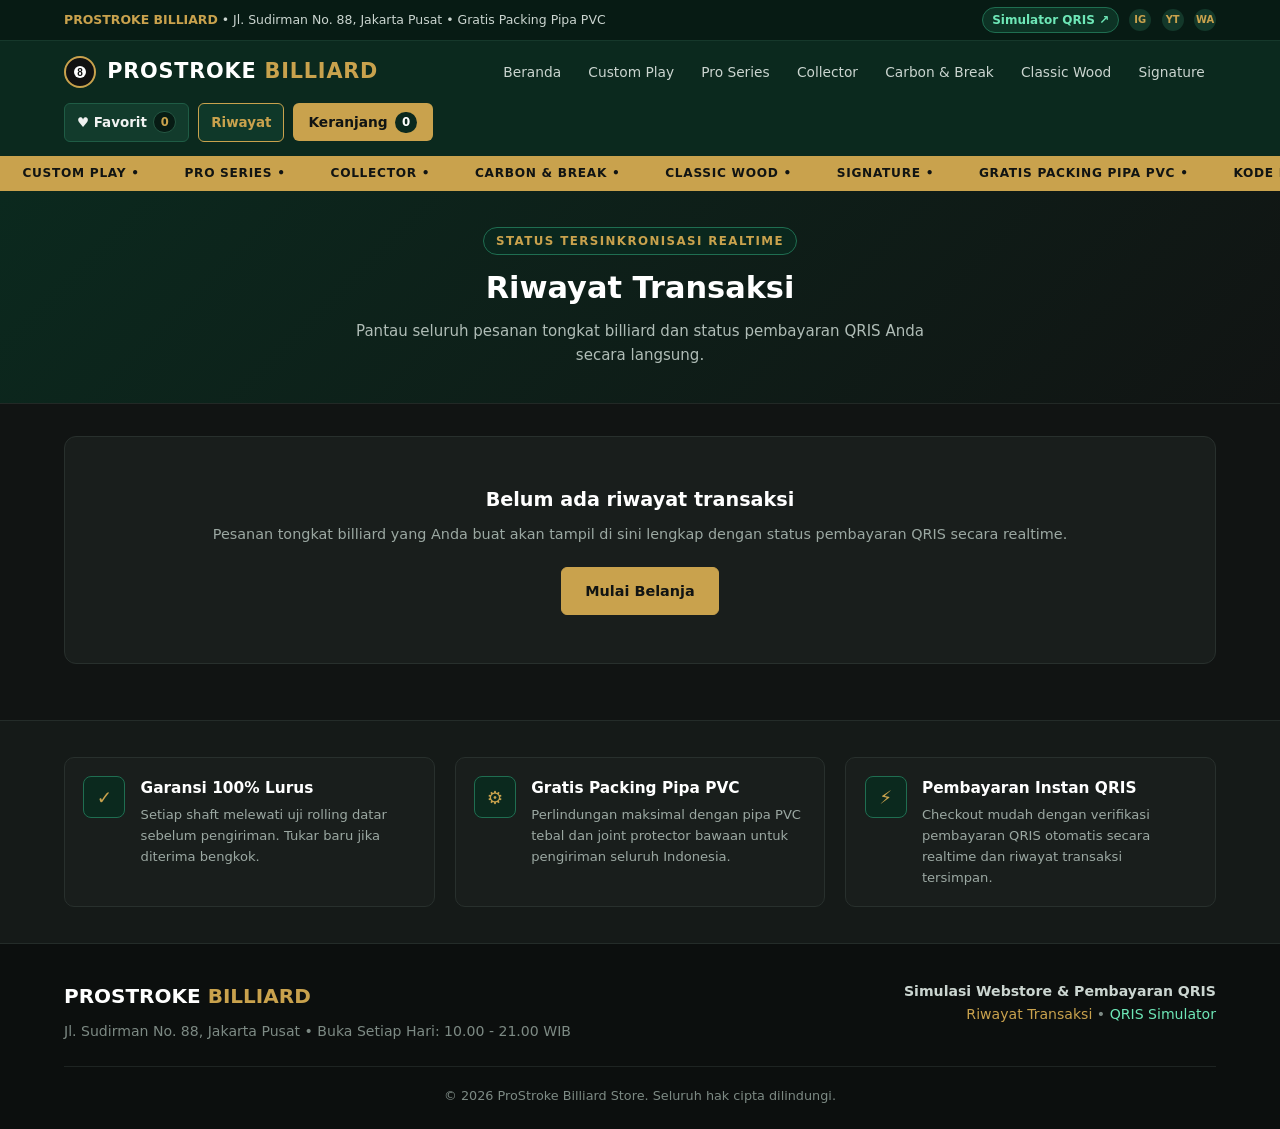
<file: history.html>
<!DOCTYPE html>
<html lang="id">
<head>
  <meta charset="UTF-8">
  <meta name="viewport" content="width=device-width, initial-scale=1.0">
  <title>Riwayat Transaksi — ProStroke Billiard</title>
  <link rel="stylesheet" href="style.css">
</head>
<body>

  <div id="site-header-root"></div>

  <header class="page-banner">
    <div class="container">
      <span class="step-tag">Status Tersinkronisasi Realtime</span>
      <h1>Riwayat Transaksi</h1>
      <p>Pantau seluruh pesanan tongkat billiard dan status pembayaran QRIS Anda secara langsung.</p>
    </div>
  </header>

  <main class="page-container">
    <div id="history-root"></div>
  </main>

  <div id="site-footer-root"></div>

  <script src="app.js"></script>
  <script>
    (function () {
      const store = window.PSStore;
      store.renderHeader("history");
      store.renderFooter();

      const root = document.getElementById("history-root");
      let activeFilter = "ALL";
      let lastSignature = "";

      function getSignature(orders) {
        return activeFilter + "|" + orders.map(function (o) {
          return o.id + ":" + o.status + ":" + (o.paidAt || "");
        }).join(",");
      }

      function renderHistory(force) {
        const orders = store.getOrders();
        const sig = getSignature(orders);
        if (!force && sig === lastSignature) return;
        lastSignature = sig;

        if (orders.length === 0) {
          root.innerHTML =
            '<div class="panel empty-state">' +
            '  <h3>Belum ada riwayat transaksi</h3>' +
            '  <p>Pesanan tongkat billiard yang Anda buat akan tampil di sini lengkap dengan status pembayaran QRIS secara realtime.</p>' +
            '  <a href="index.html" class="btn-gold">Mulai Belanja</a>' +
            '</div>';
          return;
        }

        const filtered = orders.filter(function (o) {
          return activeFilter === "ALL" ? true : o.status === activeFilter;
        });

        const countPending = orders.filter(function (o) { return o.status === "PENDING"; }).length;
        const countPaid = orders.filter(function (o) { return o.status === "PAID"; }).length;
        const countRejected = orders.filter(function (o) { return o.status === "REJECTED"; }).length;

        const filterButtons =
          '<div style="display:flex; gap:0.5rem; flex-wrap:wrap; margin-bottom:1.15rem;">' +
          '  <button type="button" class="btn-sm ' + (activeFilter === "ALL" ? "btn-gold" : "btn-outline") + '" data-filter="ALL">Semua (' + orders.length + ')</button>' +
          '  <button type="button" class="btn-sm ' + (activeFilter === "PENDING" ? "btn-gold" : "btn-outline") + '" data-filter="PENDING">Menunggu (' + countPending + ')</button>' +
          '  <button type="button" class="btn-sm ' + (activeFilter === "PAID" ? "btn-gold" : "btn-outline") + '" data-filter="PAID">Paid (' + countPaid + ')</button>' +
          '  <button type="button" class="btn-sm ' + (activeFilter === "REJECTED" ? "btn-gold" : "btn-outline") + '" data-filter="REJECTED">Ditolak (' + countRejected + ')</button>' +
          '</div>';

        const rowsHtml = filtered.length === 0
          ? '<tr><td colspan="6" style="text-align:center; padding:2rem; color:var(--text-muted);">Tidak ada transaksi dengan filter ini.</td></tr>'
          : filtered.map(function (o) {
              const itemsText = o.items.map(function (it) {
                return store.escapeHtml(it.name) + " &times;" + it.qty;
              }).join(", ");

              const actionHtml =
                o.status === "PENDING"
                  ? '<a href="payment.html?order=' + encodeURIComponent(o.id) + '" class="btn-gold btn-sm">Bayar QRIS</a>'
                  : '<a href="thank-you.html?order=' + encodeURIComponent(o.id) + '" class="btn-outline btn-sm">Lihat Struk</a> ' +
                    '<a href="payment.html?order=' + encodeURIComponent(o.id) + '" class="btn-outline btn-sm">Status</a>';

              return (
                '<tr>' +
                '  <td>' +
                '    <strong>' + store.escapeHtml(o.id) + '</strong><br>' +
                '    <small style="color:var(--text-muted);">' + store.escapeHtml(store.formatWaktu(o.createdAt)) + '</small>' +
                '  </td>' +
                '  <td>' +
                '    <div><strong>' + store.escapeHtml(o.customer.nama) + '</strong></div>' +
                '    <small style="color:var(--text-muted);">' + store.escapeHtml(o.customer.kota) + '</small>' +
                '  </td>' +
                '  <td style="max-width:260px;">' + itemsText + '</td>' +
                '  <td>' +
                '    <div style="font-size:0.78rem; color:var(--text-muted);">Sub: ' + store.formatRupiah(o.subtotal) + '</div>' +
                '    <strong style="color:var(--gold);">' + store.formatRupiah(o.grandTotal) + '</strong>' +
                '  </td>' +
                '  <td>' +
                '    ' + store.renderStatusBadge(o.status) +
                (o.paidAt ? '<div style="font-size:0.72rem; color:var(--text-muted); margin-top:0.25rem;">' + store.escapeHtml(store.formatWaktu(o.paidAt)) + '</div>' : '') +
                '  </td>' +
                '  <td style="white-space:nowrap;">' + actionHtml + '</td>' +
                '</tr>'
              );
            }).join("");

        root.innerHTML =
          '<section class="panel">' +
          '  <div class="panel-title">' +
          '    <span>Daftar Transaksi</span>' +
          '    <div style="display:flex; gap:0.5rem; flex-wrap:wrap;">' +
          '      <a href="qris-approve.html" target="_blank" rel="noopener" class="btn-outline btn-sm">Simulator QRIS &#8599;</a>' +
          '      <a href="index.html" class="btn-outline btn-sm">Kembali ke Katalog</a>' +
          '    </div>' +
          '  </div>' +
          '  ' + filterButtons +
          '  <div class="table-wrap">' +
          '    <table class="data-table">' +
          '      <thead>' +
          '        <tr>' +
          '          <th>Invoice</th>' +
          '          <th>Penerima</th>' +
          '          <th>Item</th>' +
          '          <th>Total</th>' +
          '          <th>Status</th>' +
          '          <th>Aksi</th>' +
          '        </tr>' +
          '      </thead>' +
          '      <tbody>' + rowsHtml + '</tbody>' +
          '    </table>' +
          '  </div>' +
          '</section>';
      }

      root.addEventListener("click", function (e) {
        const btn = e.target.closest("[data-filter]");
        if (!btn) return;
        activeFilter = btn.getAttribute("data-filter");
        renderHistory(true);
      });

      store.onRealtimeUpdate(function () {
        renderHistory(false);
      });

      setInterval(function () {
        renderHistory(false);
      }, 1000);

      renderHistory(true);
    })();
  </script>
</body>
</html>
</file>
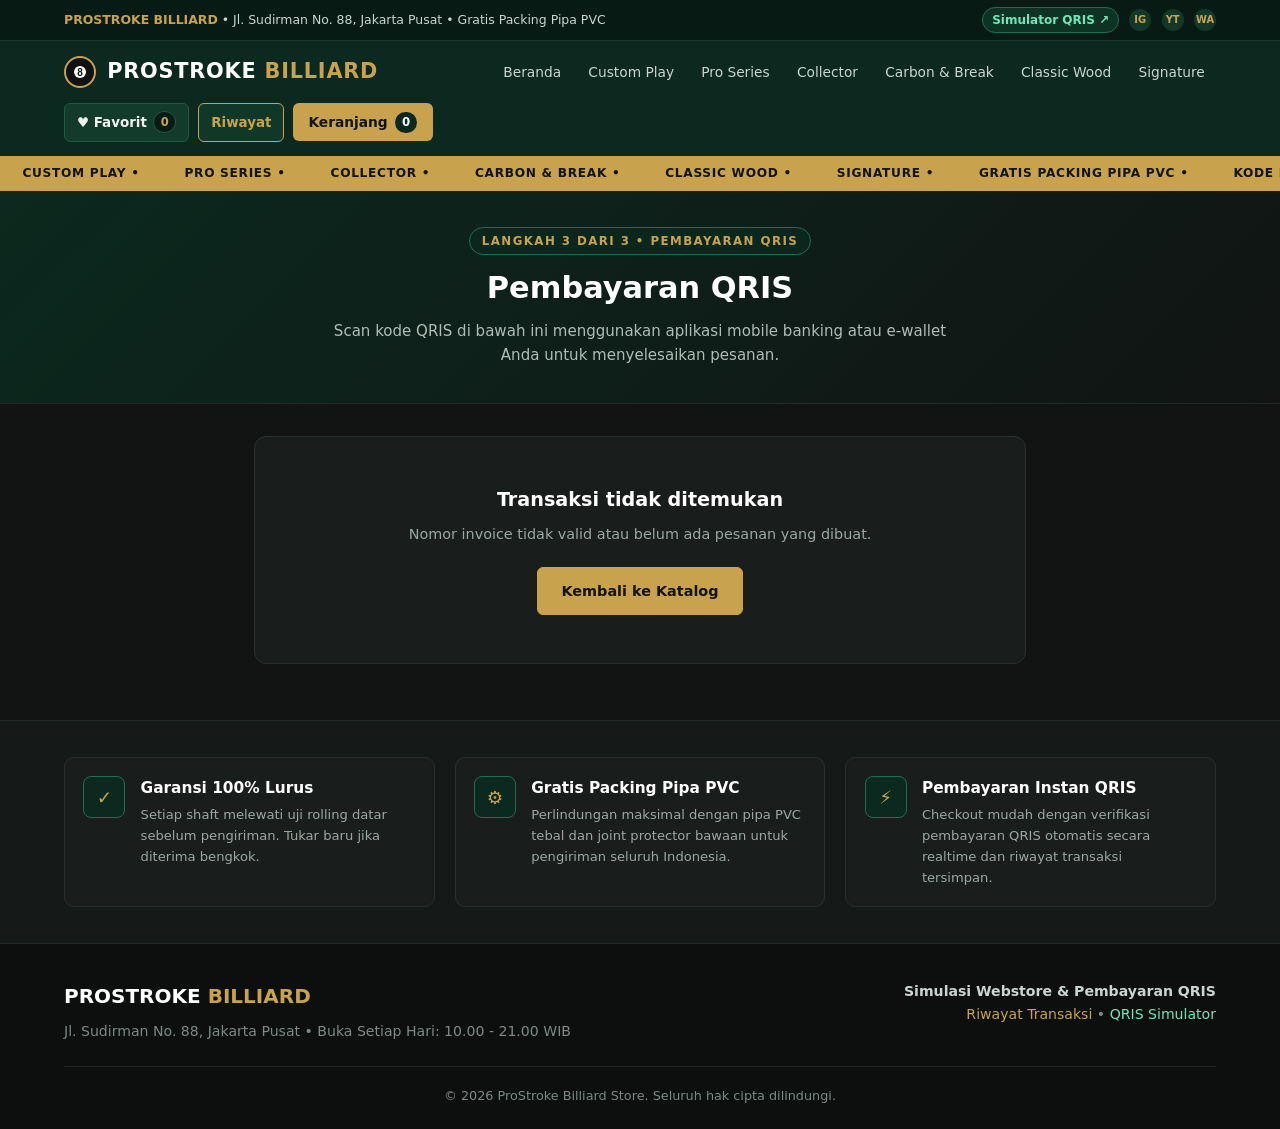
<file: payment.html>
<!DOCTYPE html>
<html lang="id">
<head>
  <meta charset="UTF-8">
  <meta name="viewport" content="width=device-width, initial-scale=1.0">
  <title>Pembayaran QRIS — ProStroke Billiard</title>
  <link rel="stylesheet" href="style.css">
</head>
<body>

  <div id="site-header-root"></div>

  <header class="page-banner">
    <div class="container">
      <span class="step-tag">Langkah 3 dari 3 &bull; Pembayaran QRIS</span>
      <h1>Pembayaran QRIS</h1>
      <p>Scan kode QRIS di bawah ini menggunakan aplikasi mobile banking atau e-wallet Anda untuk menyelesaikan pesanan.</p>
    </div>
  </header>

  <main class="page-container narrow">
    <div id="payment-root"></div>
  </main>

  <div id="site-footer-root"></div>

  <script src="app.js"></script>
  <script>
    (function () {
      const store = window.PSStore;
      store.renderHeader("history");
      store.renderFooter();

      const root = document.getElementById("payment-root");
      const params = new URLSearchParams(window.location.search);
      let orderId = params.get("order");

      if (!orderId) {
        const all = store.getOrders();
        if (all.length > 0) orderId = all[0].id;
      }

      let lastRenderedStatus = null;
      let redirectTimer = null;
      let redirectCountdown = 3;
      let redirectCancelled = false;

      function startRedirectCountdown(id) {
        if (redirectTimer || redirectCancelled) return;
        redirectCountdown = 3;
        const el = document.getElementById("redirect-sec");
        if (el) el.textContent = String(redirectCountdown);

        redirectTimer = setInterval(function () {
          redirectCountdown -= 1;
          const secEl = document.getElementById("redirect-sec");
          if (secEl) secEl.textContent = String(Math.max(0, redirectCountdown));
          if (redirectCountdown <= 0) {
            clearInterval(redirectTimer);
            redirectTimer = null;
            window.location.href = "thank-you.html?order=" + encodeURIComponent(id);
          }
        }, 1000);
      }

      function renderPayment(force) {
        const order = orderId ? store.getOrderById(orderId) : null;

        if (!order) {
          root.innerHTML =
            '<div class="panel empty-state">' +
            '  <h3>Transaksi tidak ditemukan</h3>' +
            '  <p>Nomor invoice tidak valid atau belum ada pesanan yang dibuat.</p>' +
            '  <a href="index.html" class="btn-gold">Kembali ke Katalog</a>' +
            '</div>';
          return;
        }

        if (!force && lastRenderedStatus === order.status) {
          return;
        }
        const prevStatus = lastRenderedStatus;
        lastRenderedStatus = order.status;

        const qrisSvg = store.generateDummyQrisSvg(order.id + "|" + order.grandTotal + "|" + order.qrisRef);
        const thankYouUrl = "thank-you.html?order=" + encodeURIComponent(order.id);
        const approveSimUrl = "qris-approve.html?order=" + encodeURIComponent(order.id);

        let statusSection = "";
        if (order.status === "PAID") {
          statusSection =
            '<div class="realtime-banner paid">' +
            '  <strong>&#10003; Pembayaran Berhasil (PAID)</strong><br>' +
            '  Ref Approval: <code>' + store.escapeHtml(order.approvalRef || "-") + '</code> &bull; Waktu Lunas: ' + store.escapeHtml(store.formatWaktu(order.paidAt)) +
            (prevStatus === "PENDING" && !redirectCancelled
              ? '<div style="margin-top:0.5rem;">Mengalihkan ke halaman struk secara otomatis dalam <strong id="redirect-sec">3</strong> detik...</div>'
              : '') +
            '</div>' +
            '<div style="display:flex; gap:0.75rem; justify-content:center; flex-wrap:wrap; margin-top:1.25rem;">' +
            '  <a href="' + thankYouUrl + '" class="btn-gold">Lihat Struk Pesanan</a>' +
            '  <a href="history.html" class="btn-outline">Lihat Riwayat Transaksi</a>' +
            '</div>';
        } else if (order.status === "REJECTED") {
          statusSection =
            '<div class="realtime-banner rejected">' +
            '  <strong>&#10005; Pembayaran Ditolak / Dibatalkan</strong><br>' +
            '  Waktu: ' + store.escapeHtml(store.formatWaktu(order.rejectedAt)) +
            '</div>' +
            '<div style="display:flex; gap:0.75rem; justify-content:center; flex-wrap:wrap; margin-top:1.25rem;">' +
            '  <a href="index.html" class="btn-gold">Pesan Ulang</a>' +
            '  <a href="history.html" class="btn-outline">Riwayat Transaksi</a>' +
            '</div>';
        } else {
          statusSection =
            '<div class="realtime-banner">' +
            '  <strong>Menunggu Pembayaran QRIS</strong><br>' +
            '  Halaman ini memantau status pembayaran secara otomatis. Setelah pembayaran di-approve di simulator, status langsung berubah menjadi <strong>PAID</strong>.' +
            '</div>' +
            '<div style="display:flex; gap:0.75rem; justify-content:center; flex-wrap:wrap; margin-top:1.25rem;">' +
            '  <a href="' + approveSimUrl + '" target="_blank" rel="noopener" class="btn-gold">Buka Simulator Approval QRIS &#8599;</a>' +
            '  <a href="history.html" class="btn-outline">Riwayat Transaksi</a>' +
            '</div>';
        }

        const itemRows = order.items.map(function (it) {
          return (
            '<div class="summary-row" style="align-items:flex-start; gap:0.75rem;">' +
            '  <span>' + store.escapeHtml(it.name) + ' &times; ' + it.qty + '<br><small style="color:var(--text-muted);">' + store.escapeHtml(it.variant) + '</small></span>' +
            '  <strong style="white-space:nowrap;">' + store.formatRupiah(it.subtotal) + '</strong>' +
            '</div>'
          );
        }).join("");

        root.innerHTML =
          '<section class="panel">' +
          '  <div class="panel-title">' +
          '    <span>Invoice: ' + store.escapeHtml(order.id) + '</span>' +
          '    <span>' + store.renderStatusBadge(order.status) + '</span>' +
          '  </div>' +
          '  <div class="qris-box">' +
          '    <div style="font-size:0.85rem; color:var(--text-muted);">Total Pembayaran</div>' +
          '    <div class="qris-amount">' + store.formatRupiah(order.grandTotal) + '</div>' +
          '    <div class="qris-frame">' +
          '      <div class="qris-header">' +
          '        <span class="qris-logo">QRIS</span>' +
          '        <span>ProStroke Billiard</span>' +
          '      </div>' +
          '      ' + qrisSvg +
          '      <div class="qris-nmid">NMID: ID1026000918472 &bull; Ref: ' + store.escapeHtml(order.qrisRef) + '</div>' +
          '    </div>' +
          '    ' + statusSection +
          '  </div>' +
          '  <hr class="summary-divider" style="margin:1.75rem 0 1.25rem;">' +
          '  <h3 style="font-size:1rem; color:var(--gold); margin-bottom:0.8rem;">Rincian Pesanan</h3>' +
          '  ' + itemRows +
          '  <hr class="summary-divider">' +
          '  <div class="summary-row"><span>Subtotal</span><strong>' + store.formatRupiah(order.subtotal) + '</strong></div>' +
          (order.discount > 0
            ? '<div class="summary-row discount"><span>Diskon Promo (' + store.escapeHtml(order.promoCode) + ')</span><strong>&minus;' + store.formatRupiah(order.discount) + '</strong></div>'
            : '') +
          '  <div class="summary-row"><span>Ongkos Kirim (' + store.escapeHtml(order.shippingMethod) + ')</span><strong>' + (order.ongkir === 0 ? "Gratis" : store.formatRupiah(order.ongkir)) + '</strong></div>' +
          '  <div class="summary-total" style="margin-bottom:0;"><span>Grand Total</span><span>' + store.formatRupiah(order.grandTotal) + '</span></div>' +
          '</section>';

        if (order.status === "PAID" && prevStatus === "PENDING") {
          store.showToast("Pembayaran QRIS berhasil diverifikasi (PAID)!");
          startRedirectCountdown(order.id);
        }
      }

      store.onRealtimeUpdate(function () {
        renderPayment(false);
      });

      setInterval(function () {
        renderPayment(false);
      }, 1000);

      renderPayment(true);
    })();
  </script>
</body>
</html>
</file>
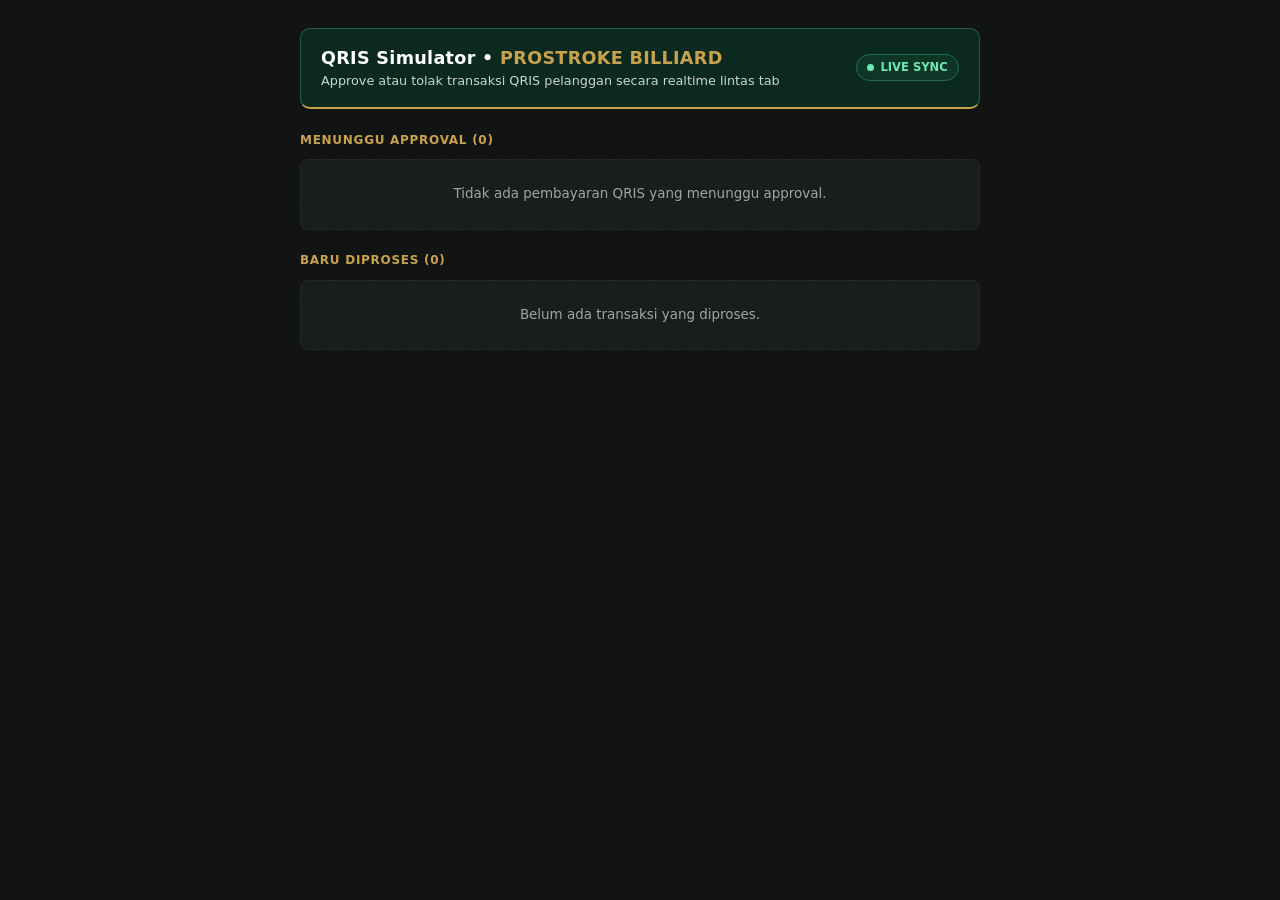
<file: qris-approve.html>
<!DOCTYPE html>
<html lang="id">
<head>
  <meta charset="UTF-8">
  <meta name="viewport" content="width=device-width, initial-scale=1.0">
  <title>QRIS Approve Simulator — ProStroke Billiard</title>
  <style>
    :root {
      --bg: #111413;
      --surface: #191e1c;
      --felt: #0b291e;
      --gold: #c9a24d;
      --text: #f0f2f1;
      --muted: #9ba8a2;
      --border: #28302d;
      --green: #16a34a;
      --green-hover: #15803d;
      --mint: #6ee7b7;
      --red: #f87171;
      --red-bg: rgba(248, 113, 113, 0.14);
      --green-bg: rgba(110, 231, 183, 0.14);
    }

    * {
      box-sizing: border-box;
      margin: 0;
      padding: 0;
    }

    body {
      font-family: system-ui, -apple-system, "Segoe UI", Roboto, Helvetica, Arial, sans-serif;
      background-color: var(--bg);
      color: var(--text);
      line-height: 1.5;
      padding: 1.75rem 1rem 3rem;
    }

    .wrap {
      max-width: 680px;
      margin: 0 auto;
    }

    .head {
      background-color: var(--felt);
      border: 1px solid #1f5c45;
      border-bottom: 2px solid var(--gold);
      border-radius: 10px;
      display: flex;
      justify-content: space-between;
      align-items: center;
      padding: 1rem 1.25rem;
      margin-bottom: 1.4rem;
      gap: 0.75rem;
      flex-wrap: wrap;
    }

    .head h1 {
      font-size: 1.1rem;
      font-weight: 800;
      color: #ffffff;
      letter-spacing: 0.3px;
    }

    .head h1 span {
      color: var(--gold);
    }

    .head p {
      font-size: 0.8rem;
      color: #cbd5d0;
    }

    .live-pill {
      font-size: 0.72rem;
      font-weight: 700;
      color: var(--mint);
      background-color: rgba(15, 56, 41, 0.9);
      border: 1px solid #1f6e51;
      padding: 0.25rem 0.65rem;
      border-radius: 999px;
      display: inline-flex;
      align-items: center;
      gap: 0.38rem;
      white-space: nowrap;
    }

    .dot {
      width: 7px;
      height: 7px;
      border-radius: 50%;
      background-color: var(--mint);
      animation: blink 1.4s infinite;
    }

    @keyframes blink {
      0%, 100% { opacity: 1; }
      50% { opacity: 0.3; }
    }

    .section-label {
      font-size: 0.75rem;
      font-weight: 700;
      text-transform: uppercase;
      letter-spacing: 0.06em;
      color: var(--gold);
      margin: 1.35rem 0 0.65rem;
    }

    .list {
      display: flex;
      flex-direction: column;
      gap: 0.7rem;
    }

    .tx-card {
      background-color: var(--surface);
      border: 1px solid var(--border);
      border-radius: 9px;
      padding: 0.95rem 1.1rem;
      display: flex;
      justify-content: space-between;
      align-items: center;
      gap: 1rem;
      flex-wrap: wrap;
    }

    .tx-card.highlight {
      border-color: var(--gold);
      box-shadow: 0 0 0 1px var(--gold);
    }

    .tx-id {
      font-family: ui-monospace, SFMono-Regular, Menlo, Consolas, monospace;
      font-size: 0.84rem;
      font-weight: 700;
      color: #ffffff;
    }

    .tx-meta {
      font-size: 0.78rem;
      color: var(--muted);
      margin-top: 0.15rem;
    }

    .tx-amount {
      font-size: 1rem;
      font-weight: 700;
      color: var(--gold);
      margin-top: 0.25rem;
    }

    .tx-actions {
      display: flex;
      gap: 0.5rem;
      align-items: center;
    }

    .btn {
      font-family: inherit;
      font-size: 0.8rem;
      font-weight: 700;
      padding: 0.48rem 0.9rem;
      border-radius: 6px;
      cursor: pointer;
      border: 1px solid transparent;
    }

    .btn-approve {
      background-color: var(--green);
      color: #ffffff;
    }

    .btn-approve:hover {
      background-color: var(--green-hover);
    }

    .btn-reject {
      background-color: transparent;
      border-color: rgba(248, 113, 113, 0.4);
      color: var(--red);
    }

    .btn-reject:hover {
      background-color: var(--red-bg);
    }

    .tag {
      font-size: 0.72rem;
      font-weight: 700;
      padding: 0.22rem 0.6rem;
      border-radius: 999px;
      text-transform: uppercase;
    }

    .tag-paid {
      background-color: var(--green-bg);
      color: var(--mint);
      border: 1px solid rgba(110, 231, 183, 0.4);
    }

    .tag-rejected {
      background-color: var(--red-bg);
      color: var(--red);
      border: 1px solid rgba(248, 113, 113, 0.4);
    }

    .empty {
      background-color: var(--surface);
      border: 1px dashed var(--border);
      border-radius: 8px;
      padding: 1.5rem 1rem;
      text-align: center;
      font-size: 0.84rem;
      color: var(--muted);
    }

    .log {
      margin-top: 1.35rem;
      font-size: 0.78rem;
      color: var(--mint);
      text-align: center;
    }
  </style>
</head>
<body>
  <div class="wrap">
    <header class="head">
      <div>
        <h1>QRIS Simulator &bull; <span>PROSTROKE BILLIARD</span></h1>
        <p>Approve atau tolak transaksi QRIS pelanggan secara realtime lintas tab</p>
      </div>
      <span class="live-pill"><span class="dot"></span> LIVE SYNC</span>
    </header>

    <div id="sim-root"></div>
    <div id="sim-log" class="log"></div>
  </div>

  <script src="qris-approve.js"></script>
</body>
</html>
</file>
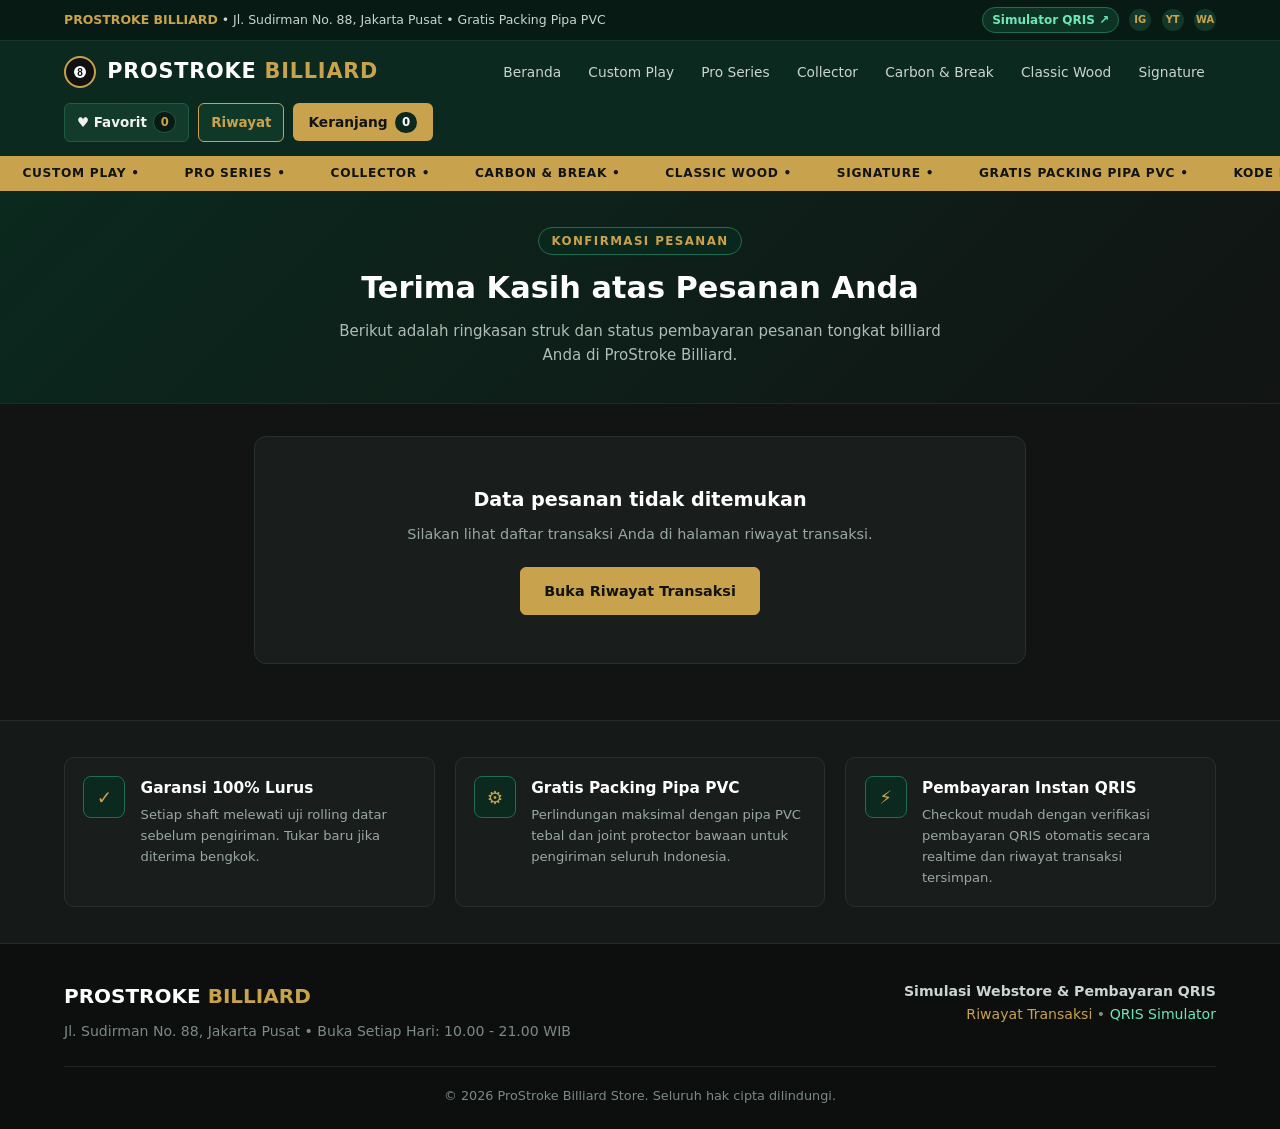
<file: thank-you.html>
<!DOCTYPE html>
<html lang="id">
<head>
  <meta charset="UTF-8">
  <meta name="viewport" content="width=device-width, initial-scale=1.0">
  <title>Terima Kasih — ProStroke Billiard</title>
  <link rel="stylesheet" href="style.css">
</head>
<body>

  <div id="site-header-root"></div>

  <header class="page-banner">
    <div class="container">
      <span class="step-tag">Konfirmasi Pesanan</span>
      <h1>Terima Kasih atas Pesanan Anda</h1>
      <p>Berikut adalah ringkasan struk dan status pembayaran pesanan tongkat billiard Anda di ProStroke Billiard.</p>
    </div>
  </header>

  <main class="page-container narrow">
    <div id="thankyou-root"></div>
  </main>

  <div id="site-footer-root"></div>

  <script src="app.js"></script>
  <script>
    (function () {
      const store = window.PSStore;
      store.renderHeader("history");
      store.renderFooter();

      const root = document.getElementById("thankyou-root");
      const params = new URLSearchParams(window.location.search);
      let orderId = params.get("order");

      if (!orderId) {
        const all = store.getOrders();
        if (all.length > 0) orderId = all[0].id;
      }

      let lastStatus = null;

      function renderThankYou(force) {
        const order = orderId ? store.getOrderById(orderId) : null;

        if (!order) {
          root.innerHTML =
            '<div class="panel empty-state">' +
            '  <h3>Data pesanan tidak ditemukan</h3>' +
            '  <p>Silakan lihat daftar transaksi Anda di halaman riwayat transaksi.</p>' +
            '  <a href="history.html" class="btn-gold">Buka Riwayat Transaksi</a>' +
            '</div>';
          return;
        }

        if (!force && lastStatus === order.status) return;
        lastStatus = order.status;

        const bannerHtml =
          order.status === "PAID"
            ? '<div class="realtime-banner paid" style="margin-top:0; margin-bottom:1.25rem;">' +
              '  <strong>&#10003; Pembayaran QRIS Lunas (PAID)</strong><br>' +
              '  Terima kasih, <strong>' + store.escapeHtml(order.customer.nama) + '</strong>! Pembayaran Anda telah diverifikasi pada ' + store.escapeHtml(store.formatWaktu(order.paidAt)) + ' (Ref: <code>' + store.escapeHtml(order.approvalRef || "-") + '</code>).' +
              '</div>'
            : order.status === "REJECTED"
            ? '<div class="realtime-banner rejected" style="margin-top:0; margin-bottom:1.25rem;">' +
              '  <strong>&#10005; Pembayaran Ditolak</strong><br>' +
              '  Transaksi ini ditolak pada ' + store.escapeHtml(store.formatWaktu(order.rejectedAt)) + '.' +
              '</div>'
            : '<div class="realtime-banner" style="margin-top:0; margin-bottom:1.25rem;">' +
              '  <strong>Menunggu Pembayaran QRIS</strong><br>' +
              '  Status halaman ini akan berubah otomatis menjadi <strong>PAID</strong> begitu pembayaran di-approve. ' +
              '  <a href="payment.html?order=' + encodeURIComponent(order.id) + '" style="text-decoration:underline; color:var(--gold); font-weight:600;">Kembali ke QRIS</a>' +
              '</div>';

        const rowsHtml = order.items.map(function (it) {
          return (
            '<tr>' +
            '  <td><strong>' + store.escapeHtml(it.name) + '</strong><br><small style="color:var(--text-muted);">' + store.escapeHtml(it.variant) + ' &bull; ' + store.formatRupiah(it.unitPrice) + '</small></td>' +
            '  <td style="text-align:center;">' + it.qty + '</td>' +
            '  <td style="text-align:right;"><strong>' + store.formatRupiah(it.subtotal) + '</strong></td>' +
            '</tr>'
          );
        }).join("");

        root.innerHTML =
          '<section class="panel">' +
          '  <div class="panel-title">' +
          '    <span>Struk Pesanan &bull; ' + store.escapeHtml(order.id) + '</span>' +
          '    <span>' + store.renderStatusBadge(order.status) + '</span>' +
          '  </div>' +
          '  ' + bannerHtml +
          '  <div class="form-row" style="margin-bottom:1.25rem; font-size:0.88rem;">' +
          '    <div>' +
          '      <div style="color:var(--gold); font-size:0.76rem; font-weight:700; text-transform:uppercase; letter-spacing:0.04em; margin-bottom:0.2rem;">Data Penerima</div>' +
          '      <div><strong>' + store.escapeHtml(order.customer.nama) + '</strong></div>' +
          '      <div>' + store.escapeHtml(order.customer.telepon) + '</div>' +
          '      <div>' + store.escapeHtml(order.customer.alamat) + ', ' + store.escapeHtml(order.customer.kota) + '</div>' +
          (order.customer.catatan ? '<div style="color:var(--text-muted); margin-top:0.25rem;">Catatan: ' + store.escapeHtml(order.customer.catatan) + '</div>' : '') +
          '    </div>' +
          '    <div>' +
          '      <div style="color:var(--gold); font-size:0.76rem; font-weight:700; text-transform:uppercase; letter-spacing:0.04em; margin-bottom:0.2rem;">Info Transaksi</div>' +
          '      <div>Tanggal Order: ' + store.escapeHtml(store.formatWaktu(order.createdAt)) + '</div>' +
          '      <div>Metode Bayar: <strong>' + store.escapeHtml(order.paymentMethod) + '</strong> (' + store.escapeHtml(order.qrisRef) + ')</div>' +
          '      <div>Pengiriman: ' + store.escapeHtml(order.shippingMethod) + '</div>' +
          '    </div>' +
          '  </div>' +
          '  <div class="table-wrap">' +
          '    <table class="data-table">' +
          '      <thead>' +
          '        <tr>' +
          '          <th>Produk &amp; Varian</th>' +
          '          <th style="text-align:center;">Qty</th>' +
          '          <th style="text-align:right;">Subtotal</th>' +
          '        </tr>' +
          '      </thead>' +
          '      <tbody>' + rowsHtml + '</tbody>' +
          '    </table>' +
          '  </div>' +
          '  <div style="max-width:340px; margin-left:auto; margin-top:1.1rem;">' +
          '    <div class="summary-row"><span>Subtotal</span><strong>' + store.formatRupiah(order.subtotal) + '</strong></div>' +
          (order.discount > 0
            ? '<div class="summary-row discount"><span>Diskon (' + store.escapeHtml(order.promoCode) + ')</span><strong>&minus;' + store.formatRupiah(order.discount) + '</strong></div>'
            : '') +
          '    <div class="summary-row"><span>Ongkos Kirim</span><strong>' + (order.ongkir === 0 ? "Gratis" : store.formatRupiah(order.ongkir)) + '</strong></div>' +
          '    <hr class="summary-divider">' +
          '    <div class="summary-total" style="margin-bottom:0;"><span>Grand Total</span><span>' + store.formatRupiah(order.grandTotal) + '</span></div>' +
          '  </div>' +
          '  <div class="no-print" style="display:flex; gap:0.75rem; flex-wrap:wrap; margin-top:1.75rem; padding-top:1.25rem; border-top:1px solid var(--border-dark);">' +
          '    <a href="history.html" class="btn-gold">Lihat Riwayat Transaksi</a>' +
          '    <a href="index.html" class="btn-outline">Belanja Lagi</a>' +
          '    <button type="button" class="btn-outline" id="btn-print-receipt">Cetak Struk</button>' +
          '  </div>' +
          '</section>';

        const printBtn = document.getElementById("btn-print-receipt");
        if (printBtn) {
          printBtn.addEventListener("click", function () {
            window.print();
          });
        }
      }

      store.onRealtimeUpdate(function () {
        renderThankYou(false);
      });

      setInterval(function () {
        renderThankYou(false);
      }, 1000);

      renderThankYou(true);
    })();
  </script>
</body>
</html>
</file>
<file: style.css>
/* ============================================================
   ProStroke Billiard — Dark Emerald & Gold Webstore Stylesheet
   ============================================================ */

* {
  box-sizing: border-box;
  margin: 0;
  padding: 0;
}

:root {
  --bg-main: #111413;
  --bg-card: #191e1c;
  --bg-dark: #0c0f0e;
  --bg-input: #121614;
  --felt-dark: #071b14;
  --felt-primary: #0b291e;
  --felt-mid: #0f3829;
  --felt-border: #1f6e51;
  --gold: #c9a24d;
  --gold-hover: #dbb562;
  --text-light: #f0f2f1;
  --text-muted: #9ba8a2;
  --border-dark: #28302d;
  --mint: #6ee7b7;
  --amber: #fcd34d;
  --danger: #f87171;
  --radius: 10px;
}

html {
  scroll-behavior: smooth;
}

body {
  font-family: system-ui, -apple-system, "Segoe UI", Roboto, Helvetica, Arial, sans-serif;
  background-color: var(--bg-main);
  color: var(--text-light);
  line-height: 1.6;
  min-height: 100vh;
  display: flex;
  flex-direction: column;
}

a {
  color: inherit;
}

.container {
  max-width: 1200px;
  width: 100%;
  margin: 0 auto;
  padding: 0 1.5rem;
}

/* 1. Top Bar */
.top-bar {
  background-color: var(--felt-dark);
  border-bottom: 1px solid #16382b;
  font-size: 0.78rem;
  color: #cbd5d0;
  padding: 0.45rem 0;
}

.top-bar-inner {
  display: flex;
  justify-content: space-between;
  align-items: center;
  flex-wrap: wrap;
  gap: 0.5rem;
}

.top-highlight {
  color: var(--gold);
  font-weight: 700;
}

.top-bar-right {
  display: flex;
  align-items: center;
  gap: 0.65rem;
}

.sim-quick-link {
  color: var(--mint);
  text-decoration: none;
  font-weight: 600;
  font-size: 0.75rem;
  padding: 0.15rem 0.55rem;
  border-radius: 999px;
  background-color: rgba(15, 56, 41, 0.85);
  border: 1px solid var(--felt-border);
  transition: border-color 0.2s, color 0.2s;
}

.sim-quick-link:hover {
  border-color: var(--gold);
  color: var(--gold);
}

.social-pill {
  display: inline-flex;
  align-items: center;
  justify-content: center;
  width: 22px;
  height: 22px;
  border-radius: 50%;
  background-color: #13382a;
  color: var(--gold);
  font-size: 0.62rem;
  font-weight: 700;
}

/* 2. Header */
.site-header {
  background-color: var(--felt-primary);
  border-bottom: 2px solid var(--gold);
  padding: 0.85rem 0;
  position: sticky;
  top: 0;
  z-index: 100;
}

.header-inner {
  display: flex;
  justify-content: space-between;
  align-items: center;
  flex-wrap: wrap;
  gap: 0.85rem;
}

.brand {
  display: flex;
  align-items: center;
  gap: 0.7rem;
  text-decoration: none;
}

.brand-title {
  font-size: 1.3rem;
  font-weight: 800;
  letter-spacing: 0.8px;
  color: #ffffff;
}

.brand-title span {
  color: var(--gold);
}

.main-nav {
  display: flex;
  align-items: center;
  gap: 0.3rem;
  flex-wrap: wrap;
  justify-content: center;
}

.nav-link {
  color: #cbd5d0;
  text-decoration: none;
  font-size: 0.86rem;
  font-weight: 500;
  padding: 0.38rem 0.7rem;
  border-radius: 6px;
  transition: background-color 0.2s, color 0.2s;
}

.nav-link:hover,
.nav-link.active {
  background-color: var(--felt-mid);
  color: var(--gold);
  font-weight: 600;
}

.header-actions {
  display: flex;
  align-items: center;
  gap: 0.55rem;
  flex-wrap: wrap;
}

.action-pill-btn {
  text-decoration: none;
  background-color: #123b2c;
  color: var(--text-light);
  border: 1px solid #1f5c45;
  padding: 0.48rem 0.75rem;
  border-radius: 6px;
  font-size: 0.84rem;
  font-weight: 600;
  display: inline-flex;
  align-items: center;
  gap: 0.38rem;
  transition: border-color 0.2s, color 0.2s, background-color 0.2s;
}

.action-pill-btn:hover,
.action-pill-btn.active {
  border-color: var(--gold);
  color: var(--gold);
  background-color: var(--felt-mid);
}

.pill-badge {
  background-color: var(--felt-dark);
  color: var(--gold);
  border: 1px solid #255743;
  font-size: 0.72rem;
  padding: 0.05rem 0.42rem;
  border-radius: 999px;
  font-weight: 700;
}

.cart-btn {
  text-decoration: none;
  background-color: var(--gold);
  color: var(--bg-main);
  border: none;
  padding: 0.5rem 0.95rem;
  border-radius: 6px;
  font-weight: 700;
  font-size: 0.86rem;
  cursor: pointer;
  display: inline-flex;
  align-items: center;
  gap: 0.45rem;
  transition: background-color 0.2s;
}

.cart-btn:hover,
.cart-btn.active {
  background-color: var(--gold-hover);
}

.cart-badge {
  background-color: var(--felt-primary);
  color: #ffffff;
  font-size: 0.74rem;
  padding: 0.08rem 0.45rem;
  border-radius: 999px;
}

/* 3. Ticker Strip */
.ticker-strip {
  background-color: var(--gold);
  color: var(--bg-main);
  overflow: hidden;
  padding: 0.42rem 0;
  font-size: 0.76rem;
  font-weight: 800;
  letter-spacing: 0.7px;
}

.ticker-track {
  display: flex;
  width: max-content;
  white-space: nowrap;
  animation: ticker-run 30s linear infinite;
}

.ticker-track:hover {
  animation-play-state: paused;
}

.ticker-item {
  padding: 0 1.4rem;
  text-transform: uppercase;
}

@keyframes ticker-run {
  from { transform: translateX(0); }
  to { transform: translateX(-50%); }
}

/* 4. Hero Section */
.hero {
  background: linear-gradient(135deg, var(--felt-mid) 0%, var(--bg-main) 100%);
  padding: 3.25rem 0;
  border-bottom: 1px solid #222926;
}

.hero-grid {
  display: grid;
  grid-template-columns: 1.25fr 0.9fr;
  gap: 2.5rem;
  align-items: center;
}

.hero-badge {
  display: inline-flex;
  align-items: center;
  gap: 0.5rem;
  font-size: 0.78rem;
  font-weight: 600;
  color: var(--mint);
  background-color: rgba(11, 41, 30, 0.85);
  border: 1px solid var(--felt-border);
  padding: 0.28rem 0.85rem;
  border-radius: 999px;
  margin-bottom: 1rem;
}

.hero-dot {
  width: 8px;
  height: 8px;
  border-radius: 50%;
  background-color: var(--mint);
}

.hero h1 {
  font-size: clamp(1.9rem, 3.5vw, 2.45rem);
  line-height: 1.18;
  margin-bottom: 0.85rem;
  color: #ffffff;
}

.hero h1 span {
  color: var(--gold);
}

.hero-desc {
  color: #b0bdb7;
  font-size: 1rem;
  margin-bottom: 1.5rem;
  max-width: 540px;
}

.hero-actions {
  display: flex;
  gap: 0.85rem;
  flex-wrap: wrap;
  margin-bottom: 2rem;
}

.btn-gold {
  display: inline-flex;
  align-items: center;
  justify-content: center;
  gap: 0.45rem;
  background-color: var(--gold);
  color: var(--bg-main);
  text-decoration: none;
  font-weight: 700;
  font-size: 0.9rem;
  font-family: inherit;
  padding: 0.7rem 1.45rem;
  border-radius: 6px;
  border: 1px solid var(--gold);
  cursor: pointer;
  transition: background-color 0.2s, border-color 0.2s;
}

.btn-gold:hover {
  background-color: var(--gold-hover);
  border-color: var(--gold-hover);
}

.btn-outline {
  display: inline-flex;
  align-items: center;
  justify-content: center;
  gap: 0.45rem;
  background-color: transparent;
  color: var(--text-light);
  text-decoration: none;
  font-weight: 600;
  font-size: 0.9rem;
  font-family: inherit;
  padding: 0.7rem 1.25rem;
  border-radius: 6px;
  border: 1px solid #31443c;
  cursor: pointer;
  transition: border-color 0.2s, color 0.2s, background-color 0.2s;
}

.btn-outline:hover {
  border-color: var(--gold);
  color: var(--gold);
  background-color: rgba(201, 162, 77, 0.06);
}

.btn-danger-outline {
  display: inline-flex;
  align-items: center;
  justify-content: center;
  gap: 0.4rem;
  background-color: transparent;
  color: var(--danger);
  text-decoration: none;
  font-weight: 600;
  font-size: 0.85rem;
  font-family: inherit;
  padding: 0.5rem 0.9rem;
  border-radius: 6px;
  border: 1px solid rgba(248, 113, 113, 0.35);
  cursor: pointer;
  transition: background-color 0.2s, border-color 0.2s;
}

.btn-danger-outline:hover {
  background-color: rgba(248, 113, 113, 0.12);
  border-color: var(--danger);
}

.btn-sm {
  padding: 0.38rem 0.75rem;
  font-size: 0.8rem;
}

.btn-block {
  width: 100%;
}

.hero-stats {
  display: flex;
  gap: 2rem;
  flex-wrap: wrap;
  padding-top: 1.15rem;
  border-top: 1px solid #1e332a;
}

.stat-item strong {
  display: block;
  font-size: 1.3rem;
  color: var(--gold);
}

.stat-item span {
  font-size: 0.78rem;
  color: var(--text-muted);
}

/* Spotlight Card */
.spotlight-card {
  display: block;
  text-decoration: none;
  color: inherit;
  background-color: var(--bg-card);
  border: 1px solid var(--gold);
  border-radius: 12px;
  padding: 1.2rem;
  transition: transform 0.2s, box-shadow 0.2s;
}

.spotlight-card:hover {
  transform: translateY(-4px);
  box-shadow: 0 12px 28px rgba(0, 0, 0, 0.45);
}

.spotlight-head {
  display: flex;
  justify-content: space-between;
  align-items: center;
  margin-bottom: 0.75rem;
}

.spotlight-tag {
  font-size: 0.72rem;
  font-weight: 700;
  text-transform: uppercase;
  color: var(--gold);
  background-color: var(--felt-mid);
  border: 1px solid var(--felt-border);
  padding: 0.2rem 0.65rem;
  border-radius: 999px;
}

.spotlight-img {
  height: 200px;
  border-radius: 8px;
  overflow: hidden;
  background-color: var(--bg-input);
  margin-bottom: 0.85rem;
}

.spotlight-img img {
  width: 100%;
  height: 100%;
  object-fit: cover;
  display: block;
}

.spotlight-title {
  font-size: 1.12rem;
  font-weight: 700;
  color: #ffffff;
}

.spotlight-specs {
  font-size: 0.82rem;
  color: var(--text-muted);
  margin: 0.25rem 0 0.8rem;
}

.spotlight-foot {
  display: flex;
  justify-content: space-between;
  align-items: center;
  padding-top: 0.75rem;
  border-top: 1px solid var(--border-dark);
}

/* 5. Section Shared & Category Grid */
.section-block {
  padding: 2.5rem 0;
}

.section-header {
  display: flex;
  justify-content: space-between;
  align-items: baseline;
  flex-wrap: wrap;
  gap: 0.5rem;
  margin-bottom: 1.5rem;
  padding-bottom: 0.7rem;
  border-bottom: 1px solid #262e2b;
}

.section-header h2 {
  font-size: 1.45rem;
  color: var(--gold);
}

.section-header span {
  font-size: 0.88rem;
  color: var(--text-muted);
}

.category-grid {
  display: grid;
  grid-template-columns: repeat(auto-fill, minmax(180px, 1fr));
  gap: 1rem;
}

.cat-card {
  text-decoration: none;
  background-color: var(--bg-card);
  border: 1px solid var(--border-dark);
  border-radius: var(--radius);
  padding: 0.85rem;
  display: flex;
  align-items: center;
  gap: 0.8rem;
  transition: border-color 0.2s, transform 0.2s;
}

.cat-card:hover {
  border-color: var(--gold);
  transform: translateY(-2px);
}

.cat-thumb {
  width: 52px;
  height: 52px;
  border-radius: 8px;
  overflow: hidden;
  flex-shrink: 0;
  border: 1px solid #2e3834;
}

.cat-thumb img {
  width: 100%;
  height: 100%;
  object-fit: cover;
}

.cat-card h3 {
  font-size: 0.9rem;
  color: #ffffff;
  line-height: 1.25;
}

.cat-card span {
  font-size: 0.76rem;
  color: var(--gold);
}

/* 6. Controls & Product Grid */
.controls-bar {
  display: flex;
  flex-wrap: wrap;
  gap: 0.85rem;
  background-color: var(--bg-card);
  border: 1px solid var(--border-dark);
  border-radius: var(--radius);
  padding: 1rem 1.15rem;
  margin-bottom: 1.5rem;
}

.search-input {
  flex: 1;
  min-width: 220px;
  padding: 0.62rem 0.95rem;
  border-radius: 6px;
  border: 1px solid #2e3834;
  background-color: var(--bg-main);
  color: #ffffff;
  font-size: 0.94rem;
}

.search-input:focus {
  outline: none;
  border-color: var(--gold);
}

.filter-select {
  padding: 0.62rem 0.95rem;
  border-radius: 6px;
  border: 1px solid #2e3834;
  background-color: var(--bg-main);
  color: #ffffff;
  font-size: 0.9rem;
  cursor: pointer;
}

.catalog-grid {
  display: grid;
  grid-template-columns: repeat(auto-fill, minmax(270px, 1fr));
  gap: 1.5rem;
}

.product-card {
  background-color: var(--bg-card);
  border: 1px solid var(--border-dark);
  border-radius: var(--radius);
  overflow: hidden;
  display: flex;
  flex-direction: column;
  transition: transform 0.2s, border-color 0.2s;
}

.product-card:hover {
  transform: translateY(-4px);
  border-color: var(--gold);
}

.product-media {
  position: relative;
  height: 220px;
  background-color: var(--bg-input);
  border-bottom: 1px solid var(--border-dark);
  overflow: hidden;
  display: block;
}

.product-media img {
  width: 100%;
  height: 100%;
  object-fit: cover;
  display: block;
  transition: transform 0.3s;
}

.product-card:hover .product-media img {
  transform: scale(1.04);
}

.stock-pill {
  position: absolute;
  top: 10px;
  right: 10px;
  font-size: 0.72rem;
  font-weight: 600;
  padding: 0.2rem 0.55rem;
  border-radius: 4px;
  background-color: rgba(15, 56, 41, 0.92);
  color: var(--mint);
  border: 1px solid #1b5e45;
}

.stock-pill.limited {
  background-color: rgba(56, 42, 15, 0.92);
  color: var(--amber);
  border-color: #664d1b;
}

.fav-btn {
  position: absolute;
  top: 10px;
  left: 10px;
  width: 32px;
  height: 32px;
  border-radius: 50%;
  background-color: rgba(17, 20, 19, 0.84);
  border: 1px solid #2e3834;
  color: #cbd5d0;
  font-size: 1rem;
  cursor: pointer;
  display: flex;
  align-items: center;
  justify-content: center;
}

.fav-btn.active,
.fav-btn:hover {
  color: var(--danger);
  border-color: var(--danger);
}

.product-body {
  padding: 1.15rem;
  display: flex;
  flex-direction: column;
  flex: 1;
}

.meta-row {
  display: flex;
  justify-content: space-between;
  align-items: center;
  margin-bottom: 0.35rem;
}

.cat-label {
  font-size: 0.73rem;
  text-transform: uppercase;
  letter-spacing: 0.8px;
  color: var(--gold);
  font-weight: 700;
}

.rating-label {
  font-size: 0.78rem;
  color: var(--amber);
  font-weight: 700;
}

.product-title-link {
  text-decoration: none;
  color: #ffffff;
  font-size: 1.1rem;
  font-weight: 700;
  margin-bottom: 0.4rem;
  display: block;
}

.product-title-link:hover {
  color: var(--gold);
}

.product-specs {
  font-size: 0.83rem;
  color: var(--text-muted);
  margin-bottom: 1.1rem;
  flex: 1;
}

.product-foot {
  display: flex;
  justify-content: space-between;
  align-items: center;
  gap: 0.75rem;
  padding-top: 0.9rem;
  border-top: 1px solid #262e2b;
}

.price-now {
  font-size: 1.05rem;
  font-weight: 700;
  color: #ffffff;
}

.price-old {
  display: block;
  font-size: 0.75rem;
  color: #7d8a84;
  text-decoration: line-through;
  font-weight: 400;
}

.add-btn {
  background-color: var(--felt-mid);
  color: #ffffff;
  border: 1px solid var(--felt-border);
  padding: 0.48rem 0.9rem;
  border-radius: 6px;
  font-size: 0.83rem;
  font-weight: 600;
  cursor: pointer;
  transition: all 0.2s;
  white-space: nowrap;
}

.add-btn:hover {
  background-color: var(--gold);
  color: var(--bg-main);
  border-color: var(--gold);
}

/* 7. Page Banner & Breadcrumb (Subpages, Kategori, Detail) */
.page-banner {
  background: linear-gradient(135deg, var(--felt-primary) 0%, var(--bg-main) 100%);
  padding: 2.25rem 0;
  border-bottom: 1px solid #222926;
  text-align: center;
}

.step-tag {
  display: inline-block;
  font-size: 0.74rem;
  font-weight: 700;
  letter-spacing: 0.12em;
  text-transform: uppercase;
  color: var(--gold);
  background-color: rgba(11, 41, 30, 0.9);
  border: 1px solid var(--felt-border);
  padding: 0.22rem 0.75rem;
  border-radius: 999px;
  margin-bottom: 0.55rem;
}

.page-banner h1 {
  font-size: 1.9rem;
  color: #ffffff;
  margin-bottom: 0.4rem;
}

.page-banner p {
  color: #b0bdb7;
  font-size: 0.94rem;
  max-width: 620px;
  margin: 0 auto;
}

.breadcrumb {
  font-size: 0.86rem;
  color: var(--text-muted);
  display: flex;
  justify-content: center;
  align-items: center;
  gap: 0.5rem;
  flex-wrap: wrap;
}

.breadcrumb a {
  color: var(--gold);
  text-decoration: none;
}

.cat-intro-box {
  background-color: var(--bg-card);
  border: 1px solid var(--border-dark);
  border-left: 4px solid var(--gold);
  border-radius: var(--radius);
  padding: 1.15rem 1.35rem;
  margin-bottom: 1.75rem;
  display: flex;
  justify-content: space-between;
  align-items: center;
  flex-wrap: wrap;
  gap: 1rem;
}

.pill-count {
  font-size: 0.8rem;
  font-weight: 700;
  background-color: var(--felt-mid);
  color: var(--mint);
  border: 1px solid var(--felt-border);
  padding: 0.3rem 0.85rem;
  border-radius: 999px;
}

/* 8. Halaman Detail Produk */
.detail-grid {
  display: grid;
  grid-template-columns: 1fr 1.1fr;
  gap: 2.5rem;
  align-items: start;
  margin-bottom: 2.5rem;
}

.detail-gallery {
  background-color: var(--bg-input);
  border: 1px solid var(--border-dark);
  border-radius: 12px;
  height: 400px;
  overflow: hidden;
  margin-bottom: 0.9rem;
}

.detail-gallery img {
  width: 100%;
  height: 100%;
  object-fit: cover;
  display: block;
}

.detail-spec-row {
  display: grid;
  grid-template-columns: repeat(3, 1fr);
  gap: 0.75rem;
}

.spec-mini {
  background-color: var(--bg-card);
  border: 1px solid var(--border-dark);
  border-radius: 8px;
  padding: 0.75rem;
  text-align: center;
}

.spec-mini span {
  display: block;
  font-size: 0.7rem;
  text-transform: uppercase;
  color: var(--text-muted);
}

.spec-mini strong {
  font-size: 0.86rem;
  color: #ffffff;
}

.detail-title {
  font-size: 1.9rem;
  color: #ffffff;
  margin: 0.5rem 0;
}

.detail-price-wrap {
  display: flex;
  align-items: baseline;
  gap: 0.9rem;
  padding: 1rem 0;
  margin: 1rem 0;
  border-top: 1px solid #262e2b;
  border-bottom: 1px solid #262e2b;
}

.detail-price-now {
  font-size: 1.75rem;
  font-weight: 800;
  color: var(--gold);
}

.variant-block {
  margin-bottom: 1.1rem;
}

.variant-label {
  display: block;
  font-size: 0.78rem;
  font-weight: 700;
  text-transform: uppercase;
  color: #cbd5d0;
  margin-bottom: 0.45rem;
}

.chip-row {
  display: flex;
  flex-wrap: wrap;
  gap: 0.5rem;
}

.chip {
  background-color: var(--bg-card);
  color: #cbd5d0;
  border: 1px solid #2e3834;
  padding: 0.42rem 0.9rem;
  border-radius: 999px;
  font-size: 0.82rem;
  font-weight: 600;
  cursor: pointer;
}

.chip.active {
  background-color: var(--gold);
  color: var(--bg-main);
  border-color: var(--gold);
}

.detail-actions {
  display: flex;
  gap: 0.8rem;
  flex-wrap: wrap;
  margin-top: 1.4rem;
  align-items: center;
}

.qty-stepper {
  display: flex;
  align-items: center;
  background-color: var(--bg-card);
  border: 1px solid #2e3834;
  border-radius: 6px;
}

.qty-stepper button {
  background: none;
  border: none;
  color: #ffffff;
  width: 36px;
  height: 42px;
  font-size: 1.1rem;
  cursor: pointer;
}

.qty-stepper span {
  width: 34px;
  text-align: center;
  font-weight: 700;
}

.btn-green-lg {
  flex: 1;
  min-width: 150px;
  background-color: var(--felt-mid);
  color: #ffffff;
  border: 1px solid var(--felt-border);
  padding: 0.72rem 1.2rem;
  border-radius: 6px;
  font-weight: 700;
  font-size: 0.9rem;
  cursor: pointer;
  transition: border-color 0.2s, color 0.2s;
}

.btn-green-lg:hover {
  border-color: var(--gold);
  color: var(--gold);
}

.detail-notice {
  margin-top: 1.25rem;
  padding: 0.85rem 1rem;
  background-color: rgba(15, 56, 41, 0.45);
  border-left: 3px solid var(--gold);
  border-radius: 6px;
  font-size: 0.85rem;
  color: #cbd5d0;
}

/* Tabs */
.tabs-card {
  background-color: var(--bg-card);
  border: 1px solid var(--border-dark);
  border-radius: 12px;
  padding: 1.5rem;
  margin-bottom: 2.5rem;
}

.tabs-head {
  display: flex;
  gap: 0.5rem;
  border-bottom: 1px solid var(--border-dark);
  margin-bottom: 1.15rem;
  flex-wrap: wrap;
}

.tab-btn {
  background: none;
  border: none;
  color: var(--text-muted);
  font-size: 0.92rem;
  font-weight: 600;
  padding: 0.6rem 1.1rem;
  cursor: pointer;
  border-bottom: 2px solid transparent;
  margin-bottom: -1px;
}

.tab-btn.active {
  color: var(--gold);
  border-bottom-color: var(--gold);
}

.tab-panel {
  display: none;
  color: #cbd5d0;
  font-size: 0.92rem;
}

.tab-panel.active {
  display: block;
}

.checklist {
  list-style: none;
  display: flex;
  flex-direction: column;
  gap: 0.55rem;
  margin-top: 0.75rem;
}

.checklist li::before {
  content: "✓";
  color: var(--gold);
  font-weight: 900;
  margin-right: 0.6rem;
}

/* 9. Workflow Pages (Cart, Checkout, Payment, Receipt, History) */
.page-container {
  max-width: 1200px;
  width: 100%;
  margin: 2rem auto 3.5rem;
  padding: 0 1.5rem;
  flex-grow: 1;
}

.page-container.narrow {
  max-width: 820px;
}

.panel {
  background-color: var(--bg-card);
  border: 1px solid var(--border-dark);
  border-radius: 12px;
  padding: 1.5rem;
}

.panel-title {
  font-size: 1.08rem;
  font-weight: 700;
  color: var(--gold);
  margin-bottom: 1.1rem;
  padding-bottom: 0.75rem;
  border-bottom: 1px solid var(--border-dark);
  display: flex;
  justify-content: space-between;
  align-items: center;
  gap: 0.75rem;
  flex-wrap: wrap;
}

.two-col {
  display: grid;
  grid-template-columns: 1fr 370px;
  gap: 1.5rem;
  align-items: start;
}

@media (max-width: 880px) {
  .two-col {
    grid-template-columns: 1fr;
  }
}

/* Cart List Items */
.cart-row-item {
  display: grid;
  grid-template-columns: 82px 1fr auto;
  gap: 1rem;
  padding: 1rem 0;
  border-bottom: 1px solid var(--border-dark);
  align-items: center;
}

.cart-row-item:first-child {
  padding-top: 0;
}

.cart-row-item:last-child {
  border-bottom: none;
  padding-bottom: 0;
}

.cart-thumb {
  width: 82px;
  height: 82px;
  border-radius: 8px;
  object-fit: cover;
  border: 1px solid #2e3834;
  background-color: var(--bg-input);
}

.cart-row-info h3 {
  font-size: 1rem;
  font-weight: 700;
  color: #ffffff;
  margin-bottom: 0.2rem;
}

.cart-row-meta {
  font-size: 0.8rem;
  color: var(--text-muted);
  margin-bottom: 0.3rem;
}

.cart-row-unit {
  font-size: 0.88rem;
  font-weight: 600;
  color: var(--gold);
}

.cart-row-actions {
  display: flex;
  flex-direction: column;
  align-items: flex-end;
  gap: 0.5rem;
}

.qty-control-box {
  display: inline-flex;
  align-items: center;
  border: 1px solid #2e3834;
  border-radius: 6px;
  overflow: hidden;
  background-color: var(--bg-main);
}

.qty-step-btn {
  width: 30px;
  height: 30px;
  border: none;
  background-color: #222926;
  color: #ffffff;
  font-size: 1rem;
  font-weight: 700;
  cursor: pointer;
}

.qty-step-btn:hover {
  background-color: var(--felt-mid);
  color: var(--gold);
}

.qty-num-input {
  width: 44px;
  height: 30px;
  border: none;
  border-left: 1px solid #2e3834;
  border-right: 1px solid #2e3834;
  background-color: var(--bg-main);
  color: #ffffff;
  text-align: center;
  font-size: 0.88rem;
  font-weight: 600;
  font-family: inherit;
}

.cart-row-subtotal {
  font-size: 0.98rem;
  font-weight: 700;
  color: #ffffff;
}

@media (max-width: 600px) {
  .cart-row-item {
    grid-template-columns: 64px 1fr;
  }
  .cart-thumb {
    width: 64px;
    height: 64px;
  }
  .cart-row-actions {
    grid-column: 1 / -1;
    flex-direction: row;
    justify-content: space-between;
    align-items: center;
  }
}

/* Promo Box */
.promo-row {
  display: flex;
  gap: 0.5rem;
  margin-bottom: 1rem;
}

.promo-row input {
  flex: 1;
  padding: 0.52rem 0.75rem;
  border-radius: 6px;
  border: 1px solid #2e3834;
  background-color: var(--bg-main);
  color: #ffffff;
  font-size: 0.85rem;
}

.promo-row input:focus {
  outline: none;
  border-color: var(--gold);
}

/* Summary & Forms */
.summary-row {
  display: flex;
  justify-content: space-between;
  align-items: center;
  font-size: 0.9rem;
  margin-bottom: 0.6rem;
  color: var(--text-muted);
}

.summary-row strong {
  color: var(--text-light);
}

.summary-row.discount strong {
  color: var(--mint);
}

.summary-divider {
  border: none;
  border-top: 1px solid var(--border-dark);
  margin: 0.9rem 0;
}

.summary-total {
  display: flex;
  justify-content: space-between;
  align-items: baseline;
  font-size: 1.15rem;
  font-weight: 800;
  color: var(--gold);
  margin-bottom: 1.2rem;
}

.form-group {
  margin-bottom: 1rem;
}

.form-group label {
  display: block;
  font-size: 0.84rem;
  font-weight: 600;
  margin-bottom: 0.35rem;
  color: #cbd5d0;
}

.form-control {
  width: 100%;
  padding: 0.62rem 0.82rem;
  border: 1px solid #2e3834;
  border-radius: 7px;
  font-family: inherit;
  font-size: 0.9rem;
  color: #ffffff;
  background-color: var(--bg-main);
}

.form-control:focus {
  outline: none;
  border-color: var(--gold);
}

.form-row {
  display: grid;
  grid-template-columns: 1fr 1fr;
  gap: 1rem;
}

@media (max-width: 600px) {
  .form-row {
    grid-template-columns: 1fr;
  }
}

.payment-option-card {
  border: 1.5px solid var(--gold);
  background-color: rgba(15, 56, 41, 0.45);
  border-radius: 8px;
  padding: 0.95rem 1rem;
  display: flex;
  justify-content: space-between;
  align-items: center;
  gap: 0.85rem;
}

.payment-option-title {
  font-weight: 700;
  font-size: 0.95rem;
  color: var(--gold);
}

.payment-option-desc {
  font-size: 0.82rem;
  color: #cbd5d0;
}

/* Status Badges */
.status-badge {
  display: inline-flex;
  align-items: center;
  gap: 0.4rem;
  font-size: 0.75rem;
  font-weight: 700;
  text-transform: uppercase;
  letter-spacing: 0.04em;
  padding: 0.26rem 0.68rem;
  border-radius: 999px;
}

.status-pending {
  background-color: rgba(252, 211, 77, 0.14);
  color: var(--amber);
  border: 1px solid rgba(252, 211, 77, 0.4);
}

.status-paid {
  background-color: rgba(110, 231, 183, 0.14);
  color: var(--mint);
  border: 1px solid rgba(110, 231, 183, 0.4);
}

.status-rejected {
  background-color: rgba(248, 113, 113, 0.14);
  color: var(--danger);
  border: 1px solid rgba(248, 113, 113, 0.4);
}

.pulse-dot {
  width: 8px;
  height: 8px;
  border-radius: 50%;
  background-color: currentColor;
  animation: pulse 1.4s infinite ease-in-out;
}

@keyframes pulse {
  0%, 100% { opacity: 1; transform: scale(1); }
  50% { opacity: 0.35; transform: scale(0.8); }
}

/* QRIS Payment Box */
.qris-box {
  text-align: center;
  max-width: 440px;
  margin: 0 auto;
}

.qris-frame {
  background-color: #ffffff;
  color: #18181b;
  border: 2px solid var(--gold);
  border-radius: 12px;
  padding: 1.25rem;
  margin: 1rem auto;
  display: inline-block;
  box-shadow: 0 8px 24px rgba(0, 0, 0, 0.35);
}

.qris-header {
  display: flex;
  justify-content: space-between;
  align-items: center;
  margin-bottom: 0.75rem;
  padding-bottom: 0.6rem;
  border-bottom: 1px solid #e4e4e7;
  font-size: 0.8rem;
  font-weight: 600;
  color: #27272a;
}

.qris-logo {
  font-weight: 900;
  letter-spacing: 0.08em;
  font-size: 1rem;
  color: #0b291e;
}

.qris-nmid {
  font-size: 0.74rem;
  color: #52525b;
  margin-top: 0.6rem;
  font-family: ui-monospace, SFMono-Regular, Menlo, Consolas, monospace;
}

.qris-amount {
  font-size: 1.65rem;
  font-weight: 800;
  color: var(--gold);
  margin: 0.35rem 0;
}

.realtime-banner {
  margin-top: 1rem;
  padding: 0.9rem 1rem;
  border-radius: 8px;
  font-size: 0.86rem;
  text-align: left;
  border: 1px solid #2e3834;
  background-color: var(--bg-main);
  color: #cbd5d0;
}

.realtime-banner.paid {
  background-color: rgba(15, 56, 41, 0.65);
  border-color: var(--felt-border);
  color: var(--mint);
}

.realtime-banner.rejected {
  background-color: rgba(127, 29, 29, 0.35);
  border-color: rgba(248, 113, 113, 0.45);
  color: #fca5a5;
}

/* Tables */
.table-wrap {
  overflow-x: auto;
}

table.data-table {
  width: 100%;
  border-collapse: collapse;
  font-size: 0.88rem;
}

table.data-table th,
table.data-table td {
  padding: 0.82rem 0.75rem;
  text-align: left;
  border-bottom: 1px solid var(--border-dark);
  vertical-align: middle;
}

table.data-table th {
  font-size: 0.75rem;
  text-transform: uppercase;
  letter-spacing: 0.05em;
  color: var(--gold);
  background-color: var(--bg-input);
}

table.data-table tr:last-child td {
  border-bottom: none;
}

/* Empty State */
.empty-state {
  text-align: center;
  padding: 3rem 1.5rem;
}

.empty-state h3 {
  font-size: 1.2rem;
  color: #ffffff;
  margin-bottom: 0.45rem;
}

.empty-state p {
  font-size: 0.9rem;
  color: var(--text-muted);
  margin-bottom: 1.35rem;
}

/* 10. Service Strip & Footer */
.service-strip {
  background-color: #151a18;
  border-top: 1px solid #242c29;
  border-bottom: 1px solid #242c29;
  padding: 2.25rem 0;
  margin-top: auto;
}

.service-grid {
  display: grid;
  grid-template-columns: repeat(3, 1fr);
  gap: 1.25rem;
}

.service-card {
  background-color: var(--bg-card);
  border: 1px solid var(--border-dark);
  border-radius: var(--radius);
  padding: 1.15rem;
  display: flex;
  gap: 0.95rem;
  align-items: flex-start;
}

.service-icon {
  width: 42px;
  height: 42px;
  border-radius: 8px;
  background-color: var(--felt-primary);
  border: 1px solid var(--felt-border);
  display: flex;
  align-items: center;
  justify-content: center;
  font-size: 1.15rem;
  color: var(--gold);
  flex-shrink: 0;
}

.service-card h3 {
  font-size: 0.96rem;
  color: #ffffff;
  margin-bottom: 0.2rem;
}

.service-card p {
  font-size: 0.82rem;
  color: var(--text-muted);
}

.site-footer {
  background-color: var(--bg-dark);
  padding: 2.25rem 0 1.4rem;
  color: #7d8a84;
  font-size: 0.88rem;
}

.footer-grid {
  display: flex;
  justify-content: space-between;
  flex-wrap: wrap;
  gap: 2rem;
  padding-bottom: 1.5rem;
  border-bottom: 1px solid #1e2422;
}

.footer-brand {
  font-size: 1.25rem;
  font-weight: 800;
  color: #ffffff;
  margin-bottom: 0.45rem;
}

.footer-brand span {
  color: var(--gold);
}

.footer-bottom {
  text-align: center;
  padding-top: 1.2rem;
  font-size: 0.8rem;
}

/* Toast */
.toast {
  position: fixed;
  bottom: 24px;
  right: 24px;
  background-color: var(--felt-primary);
  color: #ffffff;
  border: 1px solid var(--gold);
  padding: 0.75rem 1.2rem;
  border-radius: 8px;
  font-size: 0.88rem;
  font-weight: 600;
  box-shadow: 0 8px 24px rgba(0, 0, 0, 0.45);
  opacity: 0;
  transform: translateY(10px);
  pointer-events: none;
  transition: opacity 0.2s ease, transform 0.2s ease;
  z-index: 300;
}

.toast.show {
  opacity: 1;
  transform: translateY(0);
}

/* Responsive */
@media (max-width: 900px) {
  .hero-grid,
  .detail-grid,
  .service-grid {
    grid-template-columns: 1fr;
  }
}

@media (max-width: 600px) {
  .top-bar-right {
    display: none;
  }
}

@media print {
  .top-bar,
  .site-header,
  .ticker-strip,
  .page-banner,
  .service-strip,
  .site-footer,
  .no-print {
    display: none !important;
  }
  body {
    background-color: #ffffff !important;
    color: #111111 !important;
  }
  .panel {
    background-color: #ffffff !important;
    color: #111111 !important;
    border: 1px solid #cccccc !important;
  }
  .panel-title,
  .summary-total,
  table.data-table th {
    color: #111111 !important;
  }
  table.data-table td,
  .summary-row,
  .summary-row strong {
    color: #222222 !important;
    border-color: #dddddd !important;
  }
}
</file>
